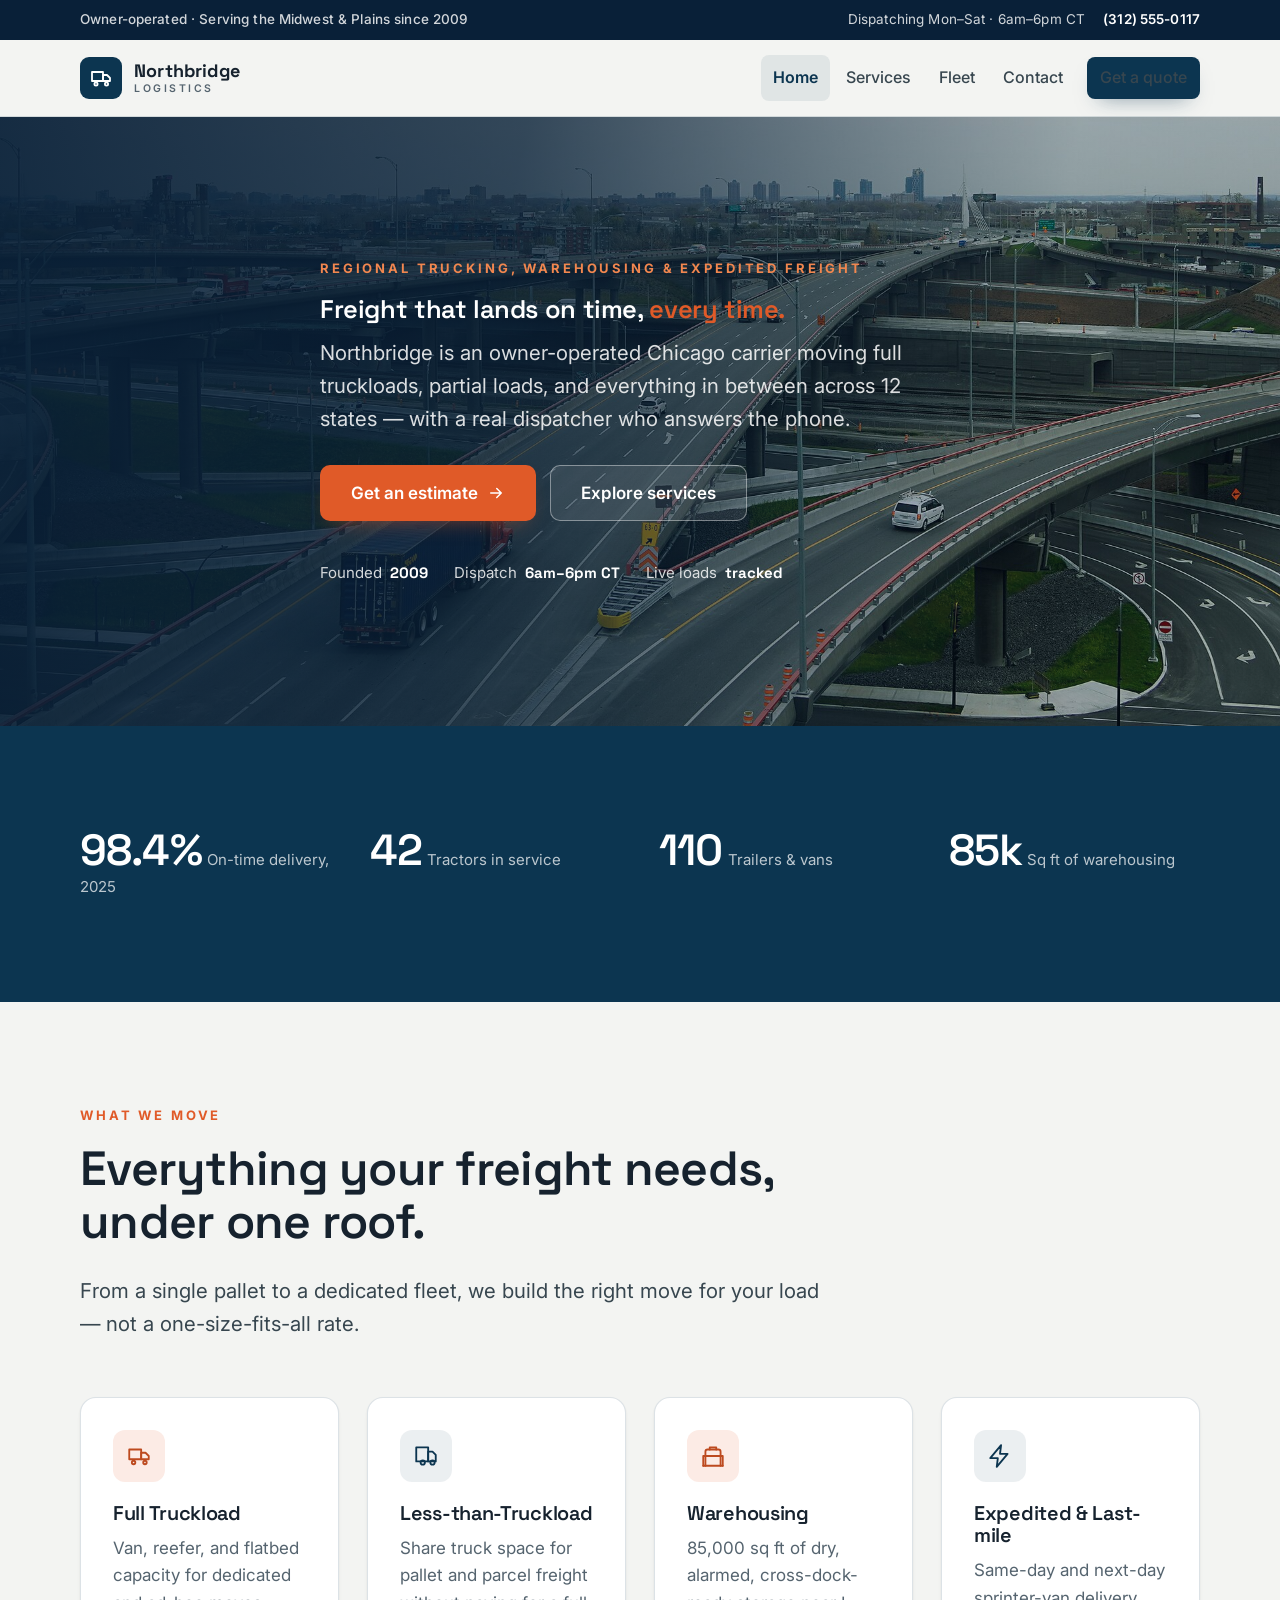
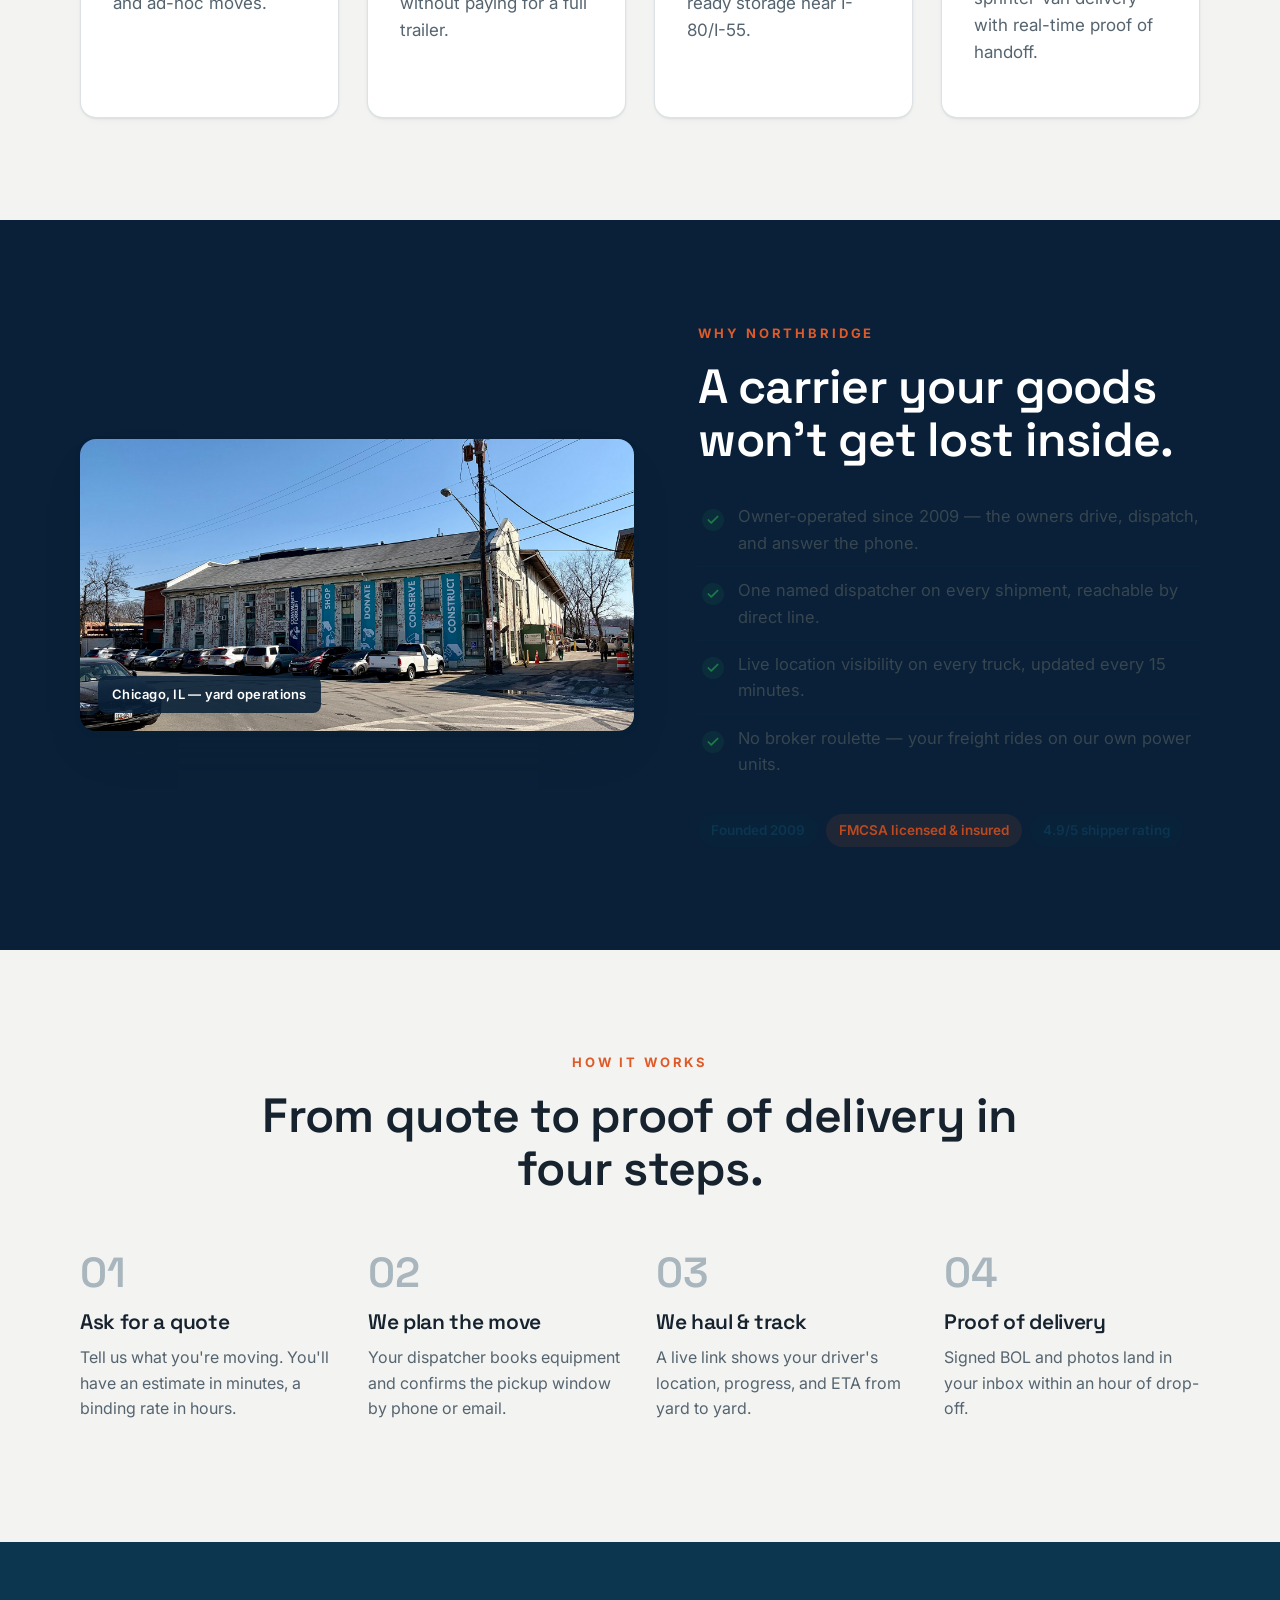
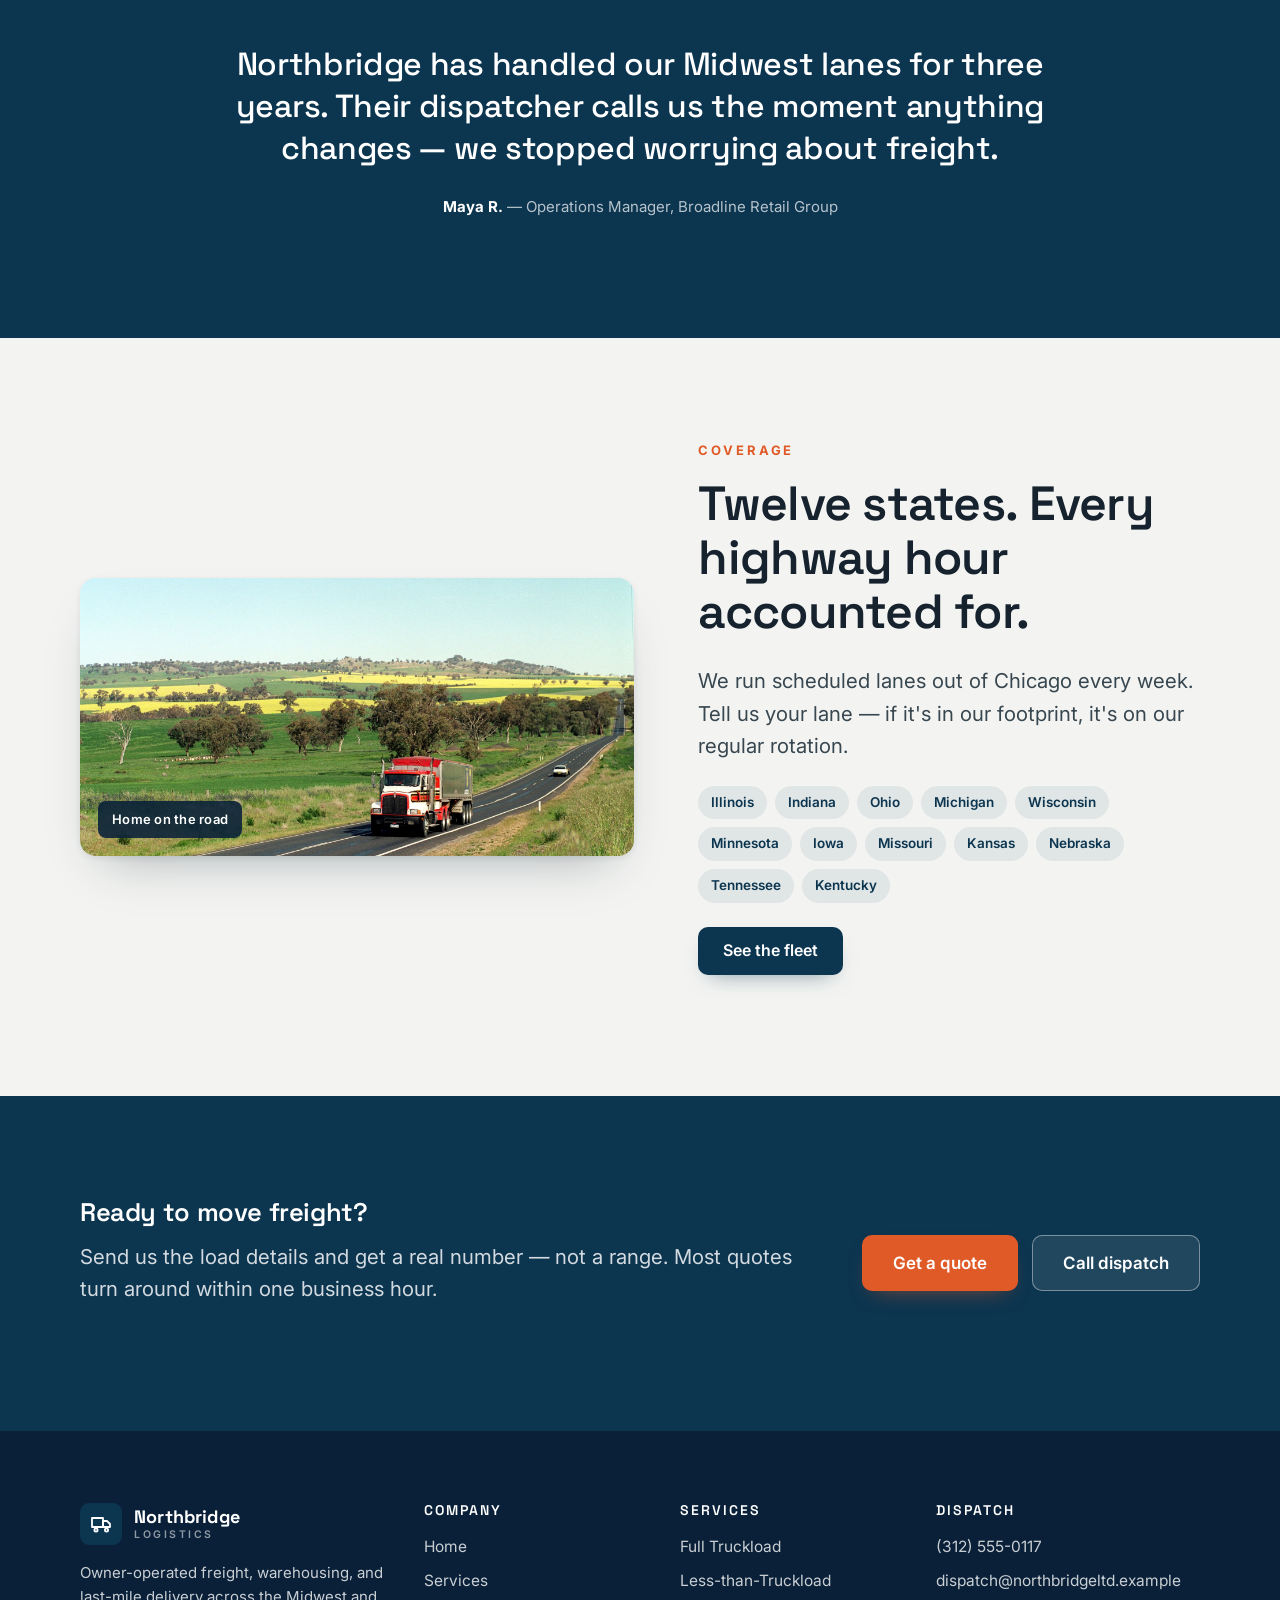
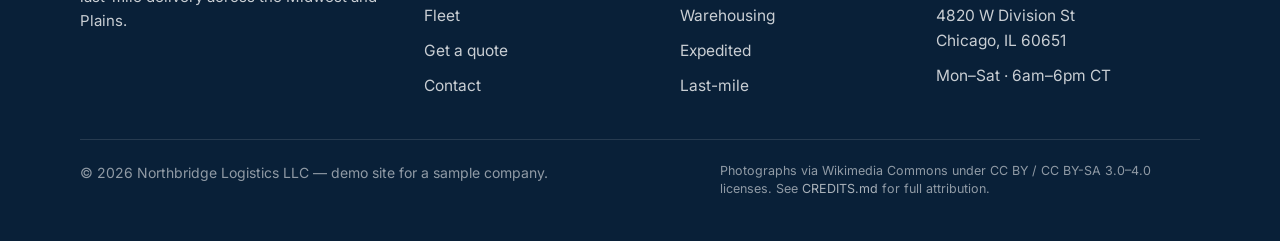
<file: index.html>
<!DOCTYPE html>
<html lang="en">
<head>
  <meta charset="UTF-8">
  <meta name="viewport" content="width=device-width, initial-scale=1">
  <title>Northbridge Logistics — Regional Trucking, Warehousing &amp; Expedited Freight</title>
  <meta name="description" content="Northbridge Logistics is an owner-operated carrier headquartered in Chicago. Full truckload, LTL, warehousing, last-mile and expedited freight across 12 states.">
  <link rel="preconnect" href="https://fonts.googleapis.com">
  <link rel="preconnect" href="https://fonts.gstatic.com" crossorigin>
  <link href="https://fonts.googleapis.com/css2?family=Inter:wght@400;500;600;700&family=Space+Grotesk:wght@500;600;700&display=swap" rel="stylesheet">
  <link rel="stylesheet" href="assets/styles.css">
</head>
<body>
  <a class="skip-link" href="#main">Skip to content</a>

  <div class="topbar">
    <div class="container">
      <p class="topbar-note">Owner-operated · Serving the Midwest &amp; Plains since 2009</p>
      <div class="topbar-right">
        <span class="topbar-region">Dispatching Mon–Sat · 6am–6pm CT</span>
        <a class="tel" href="tel:+13125550117">(312) 555-0117</a>
      </div>
    </div>
  </div>

  <header class="site-header">
    <div class="container navbar">
      <a class="brand" href="index.html" aria-label="Northbridge Logistics — home">
        <span class="brand-mark" aria-hidden="true">
          <svg width="24" height="24" viewBox="0 0 24 24" fill="none" stroke="currentColor" stroke-width="1.8" stroke-linecap="round" stroke-linejoin="round">
            <path d="M3 6h11v9H3z"/><path d="M14 9h4l3 3v3h-7z"/><circle cx="7" cy="18" r="1.6"/><circle cx="17.5" cy="18" r="1.6"/>
          </svg>
        </span>
        <span class="brand-name">Northbridge<span class="brand-sub">Logistics</span></span>
      </a>
      <nav id="nav-links" class="nav-links" aria-label="Primary">
        <a href="index.html" aria-current="page">Home</a>
        <a href="services.html">Services</a>
        <a href="fleet.html">Fleet</a>
        <a href="contact.html">Contact</a>
        <a class="btn btn-primary btn-sm nav-cta" href="quote.html">Get a quote</a>
      </nav>
      <button id="nav-toggle" class="nav-toggle" type="button" aria-expanded="false" aria-controls="nav-links" aria-label="Toggle menu">
        <svg width="22" height="22" viewBox="0 0 24 24" fill="none" stroke="currentColor" stroke-width="2" stroke-linecap="round" aria-hidden="true">
          <path d="M4 6h16M4 12h16M4 18h16"/>
        </svg>
      </button>
    </div>
  </header>

  <main id="main">
    <!-- HERO -->
    <section class="hero">
      <div class="hero-media" aria-hidden="true">
        <img src="assets/images/hero.jpg" alt="" width="1600" height="1067" fetchpriority="high">
      </div>
      <div class="container hero-inner">
        <p class="eyebrow">Regional trucking, warehousing &amp; expedited freight</p>
        <h1>Freight that lands on time, <span style="color:var(--accent)">every time.</span></h1>
        <p class="lead">Northbridge is an owner-operated Chicago carrier moving full truckloads, partial loads, and everything in between across 12 states — with a real dispatcher who answers the phone.</p>
        <div class="hero-actions">
          <a class="btn btn-accent btn-lg" href="quote.html">
            Get an estimate
            <svg width="18" height="18" viewBox="0 0 24 24" fill="none" stroke="currentColor" stroke-width="2" stroke-linecap="round" stroke-linejoin="round" aria-hidden="true"><path d="M5 12h14M13 6l6 6-6 6"/></svg>
          </a>
          <a class="btn btn-light-ghost btn-lg" href="services.html">Explore services</a>
        </div>
        <div class="hero-trust">
          <span>Founded <strong>2009</strong></span>
          <span>Dispatch <strong>6am–6pm CT</strong></span>
          <span>Live loads <strong>tracked</strong></span>
        </div>
      </div>
    </section>

    <!-- STATS -->
    <section class="band-navy" aria-label="Northbridge by the numbers">
      <div class="container">
        <div class="stats" data-reveal>
          <div class="stat">
            <span class="stat-num" data-count="98.4" data-decimals="1" data-suffix="%">98.4%</span>
            <span class="stat-label">On-time delivery, 2025</span>
          </div>
          <div class="stat">
            <span class="stat-num" data-count="42" data-suffix="">42</span>
            <span class="stat-label">Tractors in service</span>
          </div>
          <div class="stat">
            <span class="stat-num" data-count="110" data-suffix="">110</span>
            <span class="stat-label">Trailers &amp; vans</span>
          </div>
          <div class="stat">
            <span class="stat-num" data-count="85" data-suffix="k">85k</span>
            <span class="stat-label">Sq ft of warehousing</span>
          </div>
        </div>
      </div>
    </section>

    <!-- SERVICES OVERVIEW -->
    <section id="services">
      <div class="container">
        <div class="section-head" data-reveal>
          <p class="eyebrow">What we move</p>
          <h2 class="display-2">Everything your freight needs, under one roof.</h2>
          <p class="lead">From a single pallet to a dedicated fleet, we build the right move for your load — not a one-size-fits-all rate.</p>
        </div>
        <div class="grid grid-4">
          <a class="card card-link" href="services.html#ftl" data-reveal>
            <span class="card-icon accent" aria-hidden="true">
              <svg width="26" height="26" viewBox="0 0 24 24" fill="none" stroke="currentColor" stroke-width="1.7" stroke-linecap="round" stroke-linejoin="round"><path d="M3 6h11v9H3z"/><path d="M14 9h4l3 3v3h-7z"/><circle cx="7" cy="18" r="1.6"/><circle cx="17.5" cy="18" r="1.6"/></svg>
            </span>
            <h3>Full Truckload</h3>
            <p class="muted">Van, reefer, and flatbed capacity for dedicated and ad-hoc moves.</p>
          </a>
          <a class="card card-link" href="services.html#ltl" data-reveal style="--reveal-delay:80ms">
            <span class="card-icon" aria-hidden="true">
              <svg width="26" height="26" viewBox="0 0 24 24" fill="none" stroke="currentColor" stroke-width="1.7" stroke-linecap="round" stroke-linejoin="round"><path d="M3 4h11v13H3z"/><path d="M14 8h4l3 3v6h-7z"/><path d="M9 20a2 2 0 1 0 0-4 2 2 0 0 0 0 4zM18 20a2 2 0 1 0 0-4 2 2 0 0 0 0 4z"/></svg>
            </span>
            <h3>Less-than-Truckload</h3>
            <p class="muted">Share truck space for pallet and parcel freight without paying for a full trailer.</p>
          </a>
          <a class="card card-link" href="services.html#warehousing" data-reveal style="--reveal-delay:160ms">
            <span class="card-icon accent" aria-hidden="true">
              <svg width="26" height="26" viewBox="0 0 24 24" fill="none" stroke="currentColor" stroke-width="1.7" stroke-linecap="round" stroke-linejoin="round"><path d="M3 21h18"/><path d="M5 21V8a2 2 0 0 1 2-2h10a2 2 0 0 1 2 2v13"/><path d="M3 21v-9h18v9"/><path d="M9 6V4h6v2"/></svg>
            </span>
            <h3>Warehousing</h3>
            <p class="muted">85,000 sq ft of dry, alarmed, cross-dock-ready storage near I-80/I-55.</p>
          </a>
          <a class="card card-link" href="services.html#expedited" data-reveal style="--reveal-delay:240ms">
            <span class="card-icon" aria-hidden="true">
              <svg width="26" height="26" viewBox="0 0 24 24" fill="none" stroke="currentColor" stroke-width="1.7" stroke-linecap="round" stroke-linejoin="round"><path d="M13 2 3 14h7l-1 8 10-12h-7l1-8z"/></svg>
            </span>
            <h3>Expedited &amp; Last-mile</h3>
            <p class="muted">Same-day and next-day sprinter-van delivery with real-time proof of handoff.</p>
          </a>
        </div>
      </div>
    </section>

    <!-- WHY -->
    <section class="band-dark">
      <div class="container">
        <div class="split" data-reveal>
          <div class="split-media">
            <img src="assets/images/forklift.jpg" alt="Forklift operator loading pallets inside the Northbridge warehouse in Chicago" width="1600" height="841" loading="lazy">
            <span class="tag">Chicago, IL — yard operations</span>
          </div>
          <div>
            <p class="eyebrow">Why Northbridge</p>
            <h2 class="display-2">A carrier your goods won't get lost inside.</h2>
            <ul class="checklist">
              <li>Owner-operated since 2009 — the owners drive, dispatch, and answer the phone.</li>
              <li>One named dispatcher on every shipment, reachable by direct line.</li>
              <li>Live location visibility on every truck, updated every 15 minutes.</li>
              <li>No broker roulette — your freight rides on our own power units.</li>
            </ul>
            <div class="chip-row">
              <span class="chip">Founded 2009</span>
              <span class="chip accent">FMCSA licensed &amp; insured</span>
              <span class="chip">4.9/5 shipper rating</span>
            </div>
          </div>
        </div>
      </div>
    </section>

    <!-- HOW IT WORKS -->
    <section id="process">
      <div class="container">
        <div class="section-head center" data-reveal>
          <p class="eyebrow">How it works</p>
          <h2 class="display-2">From quote to proof of delivery in four steps.</h2>
        </div>
        <div class="steps">
          <div class="step" data-reveal>
            <h3>Ask for a quote</h3>
            <p>Tell us what you're moving. You'll have an estimate in minutes, a binding rate in hours.</p>
          </div>
          <div class="step" data-reveal style="--reveal-delay:80ms">
            <h3>We plan the move</h3>
            <p>Your dispatcher books equipment and confirms the pickup window by phone or email.</p>
          </div>
          <div class="step" data-reveal style="--reveal-delay:160ms">
            <h3>We haul &amp; track</h3>
            <p>A live link shows your driver's location, progress, and ETA from yard to yard.</p>
          </div>
          <div class="step" data-reveal style="--reveal-delay:240ms">
            <h3>Proof of delivery</h3>
            <p>Signed BOL and photos land in your inbox within an hour of drop-off.</p>
          </div>
        </div>
      </div>
    </section>

    <!-- TESTIMONIAL -->
    <section class="band-navy" aria-label="Customer testimonial">
      <div class="container">
        <div class="testimonial" data-reveal>
          <blockquote>
            Northbridge has handled our Midwest lanes for three years. Their dispatcher calls us the moment anything changes — we stopped worrying about freight.</blockquote>
            <p class="who"><strong>Maya R.</strong> — Operations Manager, Broadline Retail Group</p>
        </div>
      </div>
    </section>

    <!-- COVERAGE -->
    <section>
      <div class="container">
        <div class="split reverse" data-reveal>
          <div class="split-media">
            <img src="assets/images/route.jpg" alt="Northbridge truck on a rural interstate highway at sunset" width="1600" height="803" loading="lazy">
            <span class="tag">Home on the road</span>
          </div>
          <div>
            <p class="eyebrow">Coverage</p>
            <h2 class="display-2">Twelve states. Every highway hour accounted for.</h2>
            <p class="lead">We run scheduled lanes out of Chicago every week. Tell us your lane — if it's in our footprint, it's on our regular rotation.</p>
            <div class="chip-row" data-reveal>
              <span class="chip">Illinois</span><span class="chip">Indiana</span><span class="chip">Ohio</span><span class="chip">Michigan</span><span class="chip">Wisconsin</span><span class="chip">Minnesota</span><span class="chip">Iowa</span><span class="chip">Missouri</span><span class="chip">Kansas</span><span class="chip">Nebraska</span><span class="chip">Tennessee</span><span class="chip">Kentucky</span>
            </div>
            <p style="margin-top:24px"><a class="btn btn-primary" href="fleet.html">See the fleet</a></p>
          </div>
        </div>
      </div>
    </section>

    <!-- CTA -->
    <section class="cta-band">
      <div class="container">
        <div class="cta-inner" data-reveal>
          <div>
            <h2>Ready to move freight?</h2>
            <p class="lead">Send us the load details and get a real number — not a range. Most quotes turn around within one business hour.</p>
          </div>
          <div class="cta-actions">
            <a class="btn btn-accent btn-lg" href="quote.html">Get a quote</a>
            <a class="btn btn-light-ghost btn-lg" href="contact.html">Call dispatch</a>
          </div>
        </div>
      </div>
    </section>
  </main>

  <footer class="site-footer">
    <div class="container">
      <div class="footer-grid">
        <div class="footer-col footer-brand">
          <a class="brand" href="index.html" aria-label="Northbridge Logistics — home">
            <span class="brand-mark" aria-hidden="true">
              <svg width="24" height="24" viewBox="0 0 24 24" fill="none" stroke="currentColor" stroke-width="1.8" stroke-linecap="round" stroke-linejoin="round"><path d="M3 6h11v9H3z"/><path d="M14 9h4l3 3v3h-7z"/><circle cx="7" cy="18" r="1.6"/><circle cx="17.5" cy="18" r="1.6"/></svg>
            </span>
            <span class="brand-name">Northbridge<span class="brand-sub">Logistics</span></span>
          </a>
          <p>Owner-operated freight, warehousing, and last-mile delivery across the Midwest and Plains.</p>
        </div>
        <div class="footer-col">
          <h4>Company</h4>
          <ul>
            <li><a href="index.html">Home</a></li>
            <li><a href="services.html">Services</a></li>
            <li><a href="fleet.html">Fleet</a></li>
            <li><a href="quote.html">Get a quote</a></li>
            <li><a href="contact.html">Contact</a></li>
          </ul>
        </div>
        <div class="footer-col">
          <h4>Services</h4>
          <ul>
            <li><a href="services.html#ftl">Full Truckload</a></li>
            <li><a href="services.html#ltl">Less-than-Truckload</a></li>
            <li><a href="services.html#warehousing">Warehousing</a></li>
            <li><a href="services.html#expedited">Expedited</a></li>
            <li><a href="services.html#lastmile">Last-mile</a></li>
          </ul>
        </div>
        <div class="footer-col">
          <h4>Dispatch</h4>
          <ul>
            <li><a href="tel:+13125550117">(312) 555-0117</a></li>
            <li><a href="mailto:dispatch@northbridgeltd.example">dispatch@northbridgeltd.example</a></li>
            <li>4820 W Division St<br>Chicago, IL 60651</li>
            <li>Mon–Sat · 6am–6pm CT</li>
          </ul>
        </div>
      </div>
      <div class="footer-bottom">
        <p>© <span data-year>2026</span> Northbridge Logistics LLC — demo site for a sample company.</p>
        <p class="credit-note">Photographs via Wikimedia Commons under CC BY / CC BY-SA 3.0–4.0 licenses. See <a href="CREDITS.md">CREDITS.md</a> for full attribution.</p>
      </div>
    </div>
  </footer>

  <script src="assets/main.js"></script>
</body>
</html>
</file>
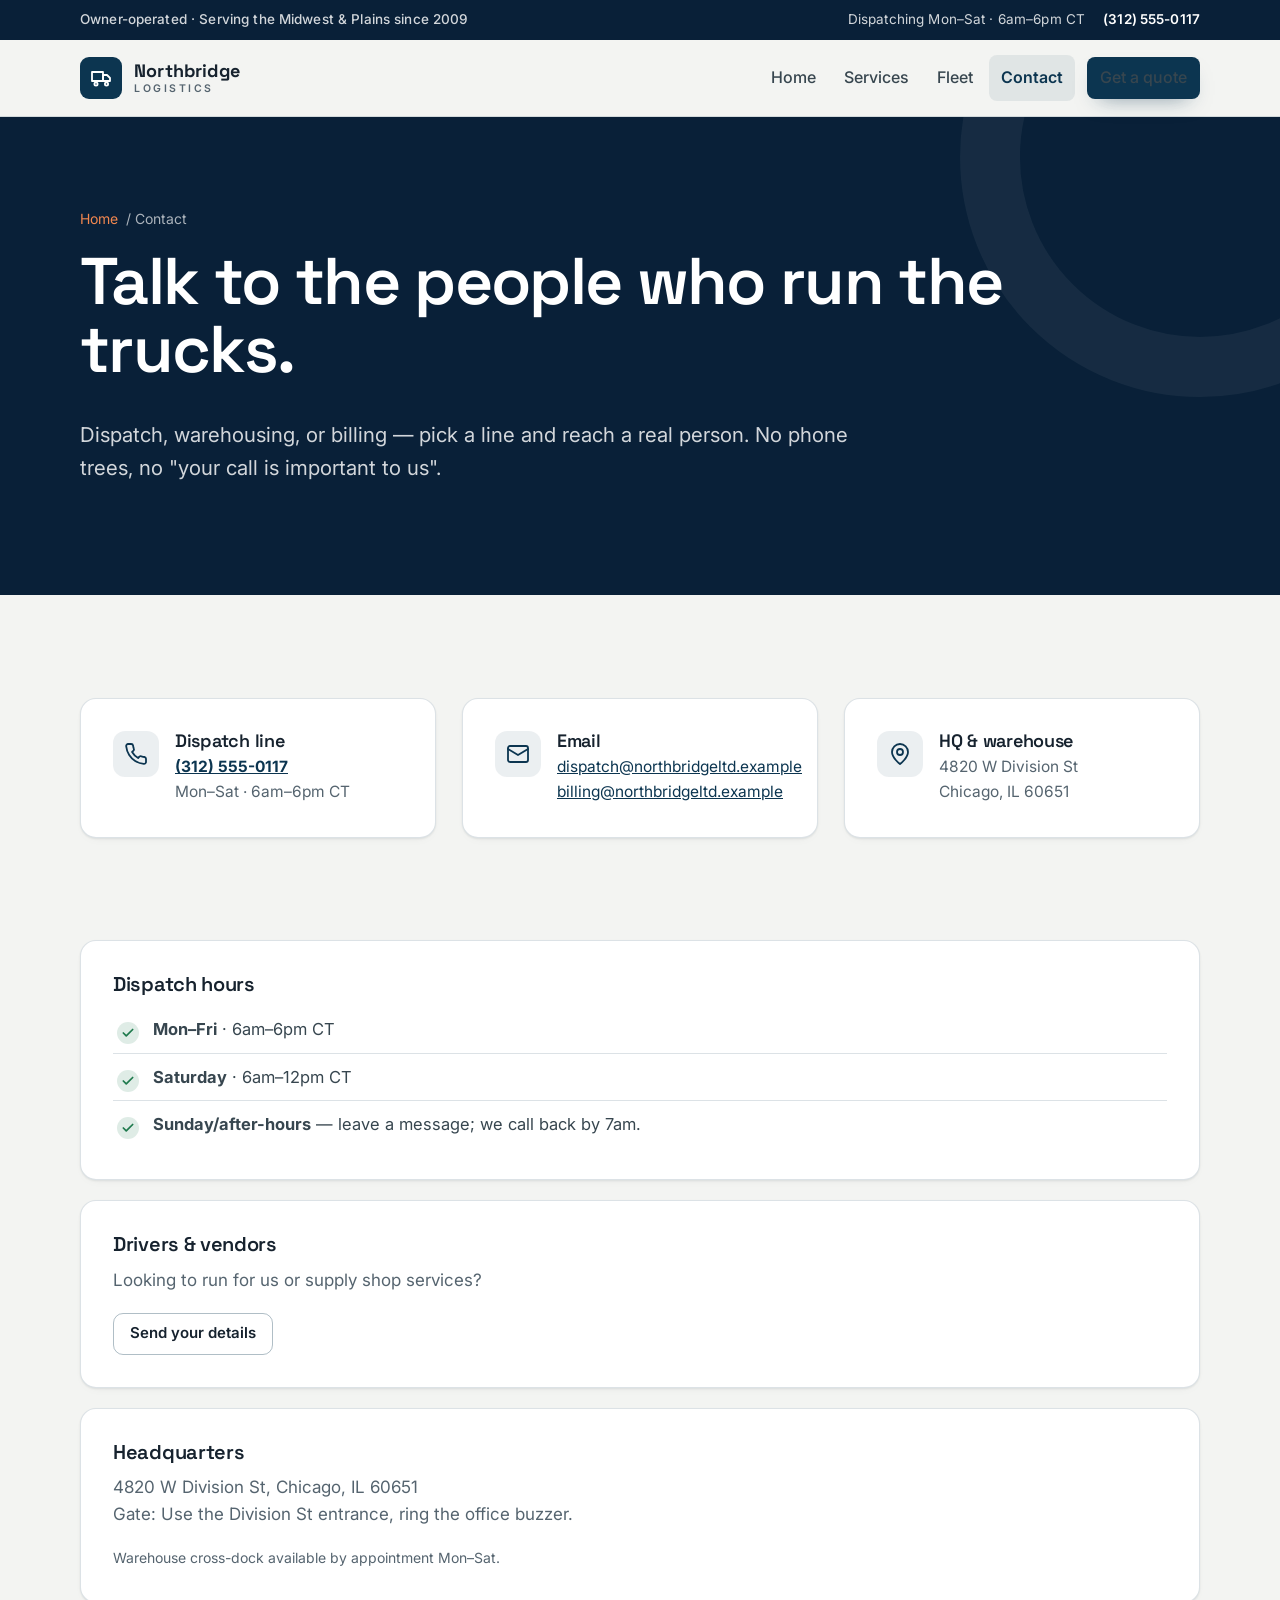
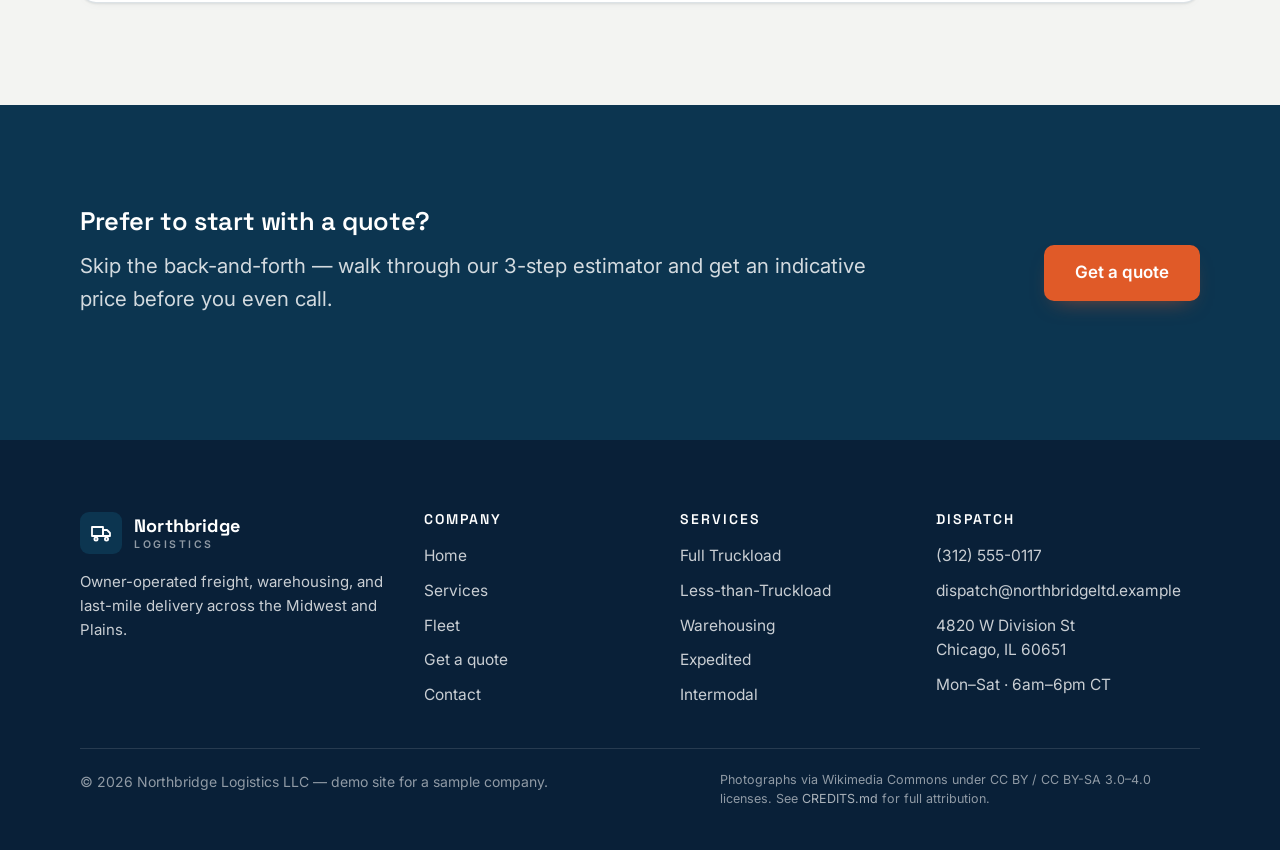
<file: contact.html>
<!DOCTYPE html>
<html lang="en">
<head>
  <meta charset="UTF-8">
  <meta name="viewport" content="width=device-width, initial-scale=1">
  <title>Contact — Northbridge Logistics</title>
  <meta name="description" content="Contact Northbridge Logistics dispatch, the Chicago warehouse, or the office. Real answers during dispatch hours, Mon–Sat 6am–6pm CT.">
  <link rel="preconnect" href="https://fonts.googleapis.com">
  <link rel="preconnect" href="https://fonts.gstatic.com" crossorigin>
  <link href="https://fonts.googleapis.com/css2?family=Inter:wght@400;500;600;700&family=Space+Grotesk:wght@500;600;700&display=swap" rel="stylesheet">
  <link rel="stylesheet" href="assets/styles.css">
</head>
<body>
  <a class="skip-link" href="#main">Skip to content</a>

  <div class="topbar">
    <div class="container">
      <p class="topbar-note">Owner-operated · Serving the Midwest &amp; Plains since 2009</p>
      <div class="topbar-right">
        <span class="topbar-region">Dispatching Mon–Sat · 6am–6pm CT</span>
        <a class="tel" href="tel:+13125550117">(312) 555-0117</a>
      </div>
    </div>
  </div>

  <header class="site-header">
    <div class="container navbar">
      <a class="brand" href="index.html" aria-label="Northbridge Logistics — home">
        <span class="brand-mark" aria-hidden="true">
          <svg width="24" height="24" viewBox="0 0 24 24" fill="none" stroke="currentColor" stroke-width="1.8" stroke-linecap="round" stroke-linejoin="round"><path d="M3 6h11v9H3z"/><path d="M14 9h4l3 3v3h-7z"/><circle cx="7" cy="18" r="1.6"/><circle cx="17.5" cy="18" r="1.6"/></svg>
        </span>
        <span class="brand-name">Northbridge<span class="brand-sub">Logistics</span></span>
      </a>
      <nav id="nav-links" class="nav-links" aria-label="Primary">
        <a href="index.html">Home</a>
        <a href="services.html">Services</a>
        <a href="fleet.html">Fleet</a>
        <a href="contact.html" aria-current="page">Contact</a>
        <a class="btn btn-primary btn-sm nav-cta" href="quote.html">Get a quote</a>
      </nav>
      <button id="nav-toggle" class="nav-toggle" type="button" aria-expanded="false" aria-controls="nav-links" aria-label="Toggle menu">
        <svg width="22" height="22" viewBox="0 0 24 24" fill="none" stroke="currentColor" stroke-width="2" stroke-linecap="round" aria-hidden="true"><path d="M4 6h16M4 12h16M4 18h16"/></svg>
      </button>
    </div>
  </header>

  <main id="main">
    <section class="page-hero">
      <div class="container">
        <p class="crumb"><a href="index.html">Home</a> / Contact</p>
        <h1 class="display">Talk to the people who run the trucks.</h1>
        <p class="lead">Dispatch, warehousing, or billing — pick a line and reach a real person. No phone trees, no "your call is important to us".</p>
      </div>
    </section>

    <section>
      <div class="container">
        <div class="info-cards" data-reveal>
          <div class="card info-card">
            <span class="ic-icon" aria-hidden="true">
              <svg width="24" height="24" viewBox="0 0 24 24" fill="none" stroke="currentColor" stroke-width="1.8" stroke-linecap="round" stroke-linejoin="round"><path d="M22 16.9v3a2 2 0 0 1-2.2 2 19.8 19.8 0 0 1-8.6-3 19.5 19.5 0 0 1-6-6 19.8 19.8 0 0 1-3-8.6A2 2 0 0 1 4.1 2h3a2 2 0 0 1 2 1.7c.1 1 .4 2 .7 2.9a2 2 0 0 1-.4 2.1L8.1 10a16 16 0 0 0 6 6l1.3-1.3a2 2 0 0 1 2.1-.4c.9.3 1.9.6 2.9.7a2 2 0 0 1 1.6 1.9z"/></svg>
            </span>
            <div>
              <h3>Dispatch line</h3>
              <p><a href="tel:+13125550117" style="font-weight:700">(312) 555-0117</a><br>Mon–Sat · 6am–6pm CT</p>
            </div>
          </div>
          <div class="card info-card">
            <span class="ic-icon" aria-hidden="true">
              <svg width="24" height="24" viewBox="0 0 24 24" fill="none" stroke="currentColor" stroke-width="1.8" stroke-linecap="round" stroke-linejoin="round"><rect x="2" y="4" width="20" height="16" rx="2"/><path d="m22 7-10 6L2 7"/></svg>
            </span>
            <div>
              <h3>Email</h3>
              <p><a href="mailto:dispatch@northbridgeltd.example">dispatch@northbridgeltd.example</a><br><a href="mailto:billing@northbridgeltd.example">billing@northbridgeltd.example</a></p>
            </div>
          </div>
          <div class="card info-card">
            <span class="ic-icon" aria-hidden="true">
              <svg width="24" height="24" viewBox="0 0 24 24" fill="none" stroke="currentColor" stroke-width="1.8" stroke-linecap="round" stroke-linejoin="round"><path d="M20 10c0 6-8 12-8 12S4 16 4 10a8 8 0 0 1 16 0z"/><circle cx="12" cy="10" r="3"/></svg>
            </span>
            <div>
              <h3>HQ &amp; warehouse</h3>
              <p>4820 W Division St<br>Chicago, IL 60651</p>
            </div>
          </div>
        </div>
      </div>
    </section>

    <section style="padding-top:0">
      <div class="container">
        <aside>
          <div class="card" data-reveal>
              <h3 style="font-size:20px">Dispatch hours</h3>
              <ul class="checklist" style="margin-bottom:0">
                <li><strong>Mon–Fri</strong> · 6am–6pm CT</li>
                <li><strong>Saturday</strong> · 6am–12pm CT</li>
                <li><strong>Sunday/after-hours</strong> — leave a message; we call back by 7am.</li>
              </ul>
            </div>
            <div class="card" data-reveal style="--reveal-delay:90ms;margin-top:20px">
              <h3 style="font-size:20px">Drivers &amp; vendors</h3>
              <p class="muted">Looking to run for us or supply shop services?</p>
              <p style="margin-bottom:0"><a class="btn btn-ghost btn-sm" href="mailto:recruiting@northbridgeltd.example">Send your details</a></p>
            </div>
            <div class="card" data-reveal style="--reveal-delay:160ms;margin-top:20px">
              <h3 style="font-size:20px">Headquarters</h3>
              <p class="muted">4820 W Division St, Chicago, IL 60651<br>Gate: Use the Division St entrance, ring the office buzzer.</p>
              <p class="muted" style="margin-bottom:0;font-size:14px">Warehouse cross-dock available by appointment Mon–Sat.</p>
            </div>
          </aside>
      </div>
    </section>

    <section class="cta-band">
      <div class="container">
        <div class="cta-inner" data-reveal>
          <div>
            <h2>Prefer to start with a quote?</h2>
            <p class="lead">Skip the back-and-forth — walk through our 3-step estimator and get an indicative price before you even call.</p>
          </div>
          <div class="cta-actions">
            <a class="btn btn-accent btn-lg" href="quote.html">Get a quote</a>
          </div>
        </div>
      </div>
    </section>
  </main>

  <footer class="site-footer">
    <div class="container">
      <div class="footer-grid">
        <div class="footer-col footer-brand">
          <a class="brand" href="index.html" aria-label="Northbridge Logistics — home">
            <span class="brand-mark" aria-hidden="true">
              <svg width="24" height="24" viewBox="0 0 24 24" fill="none" stroke="currentColor" stroke-width="1.8" stroke-linecap="round" stroke-linejoin="round"><path d="M3 6h11v9H3z"/><path d="M14 9h4l3 3v3h-7z"/><circle cx="7" cy="18" r="1.6"/><circle cx="17.5" cy="18" r="1.6"/></svg>
            </span>
            <span class="brand-name">Northbridge<span class="brand-sub">Logistics</span></span>
          </a>
          <p>Owner-operated freight, warehousing, and last-mile delivery across the Midwest and Plains.</p>
        </div>
        <div class="footer-col">
          <h4>Company</h4>
          <ul>
            <li><a href="index.html">Home</a></li>
            <li><a href="services.html">Services</a></li>
            <li><a href="fleet.html">Fleet</a></li>
            <li><a href="quote.html">Get a quote</a></li>
            <li><a href="contact.html">Contact</a></li>
          </ul>
        </div>
        <div class="footer-col">
          <h4>Services</h4>
          <ul>
            <li><a href="services.html#ftl">Full Truckload</a></li>
            <li><a href="services.html#ltl">Less-than-Truckload</a></li>
            <li><a href="services.html#warehousing">Warehousing</a></li>
            <li><a href="services.html#expedited">Expedited</a></li>
            <li><a href="services.html#intermodal">Intermodal</a></li>
          </ul>
        </div>
        <div class="footer-col">
          <h4>Dispatch</h4>
          <ul>
            <li><a href="tel:+13125550117">(312) 555-0117</a></li>
            <li><a href="mailto:dispatch@northbridgeltd.example">dispatch@northbridgeltd.example</a></li>
            <li>4820 W Division St<br>Chicago, IL 60651</li>
            <li>Mon–Sat · 6am–6pm CT</li>
          </ul>
        </div>
      </div>
      <div class="footer-bottom">
        <p>© <span data-year>2026</span> Northbridge Logistics LLC — demo site for a sample company.</p>
        <p class="credit-note">Photographs via Wikimedia Commons under CC BY / CC BY-SA 3.0–4.0 licenses. See <a href="CREDITS.md">CREDITS.md</a> for full attribution.</p>
      </div>
    </div>
  </footer>

  <script src="assets/main.js"></script>
</body>
</html>
</file>
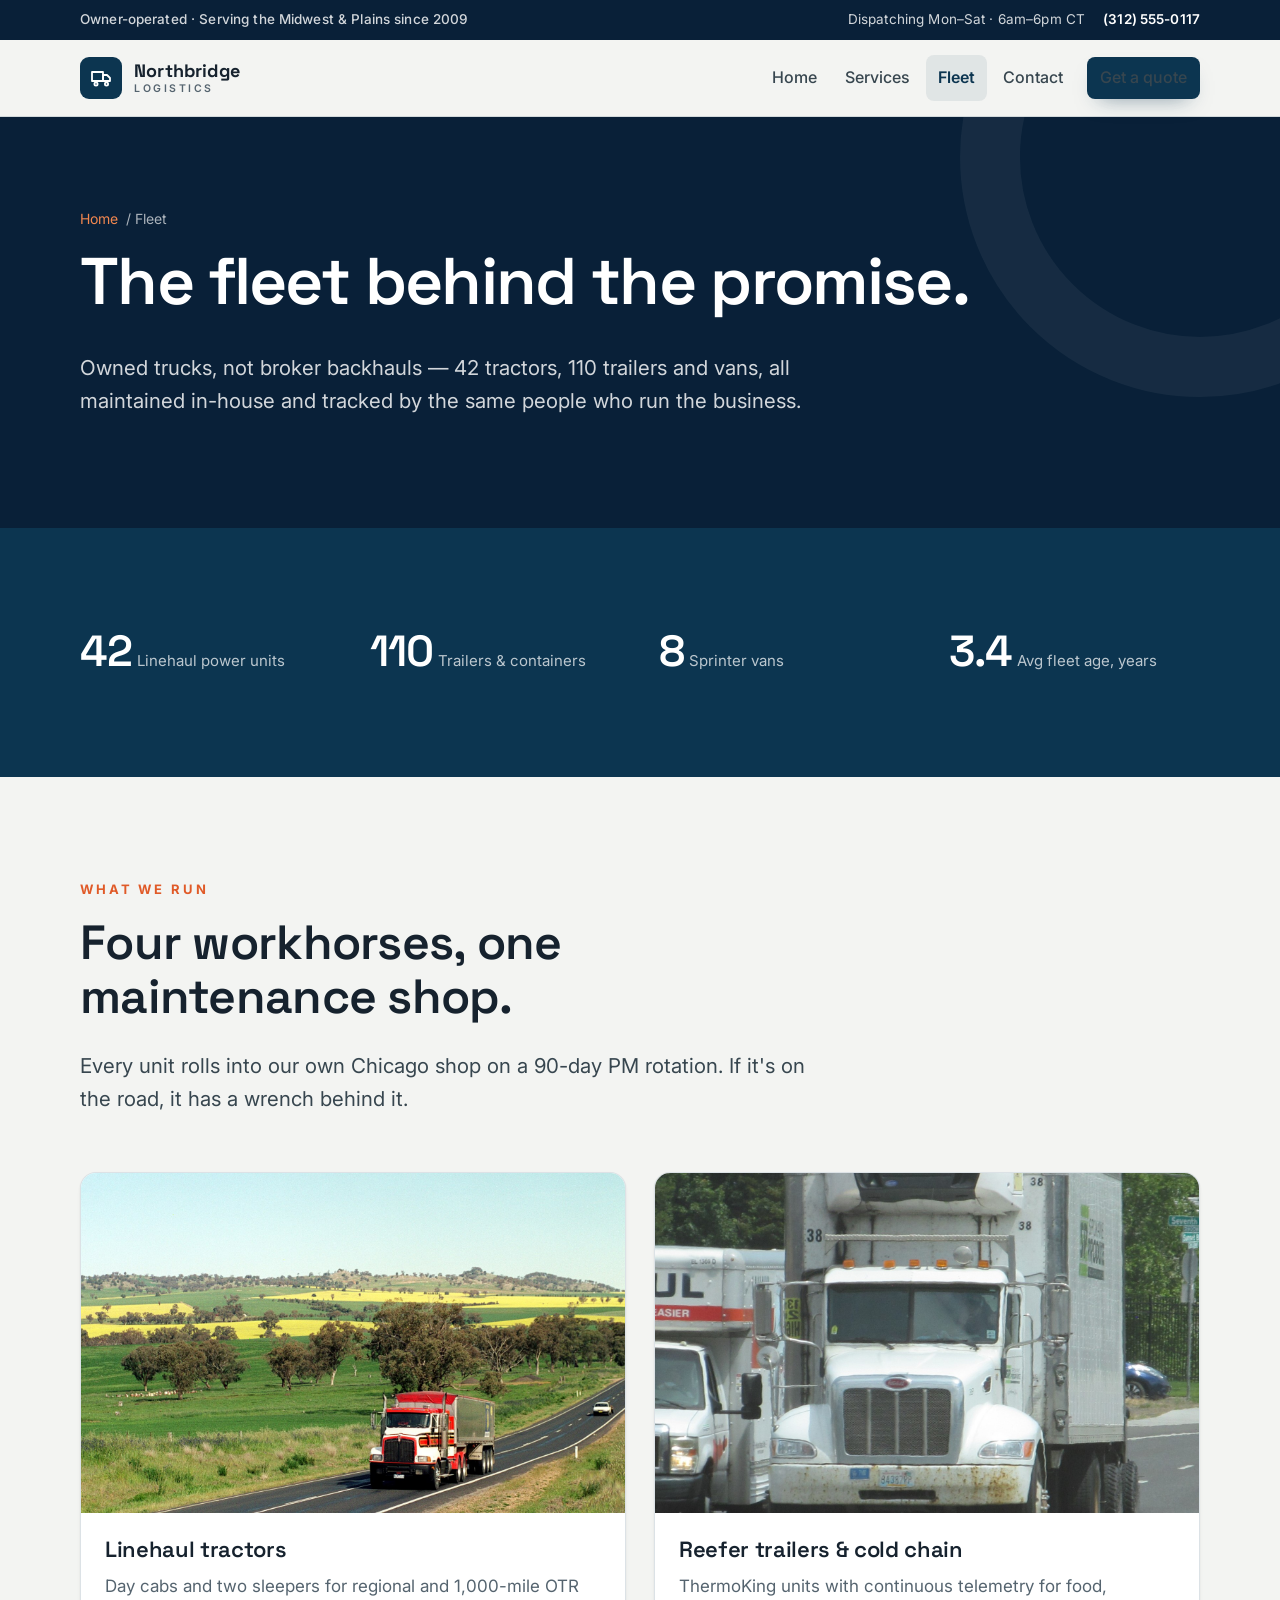
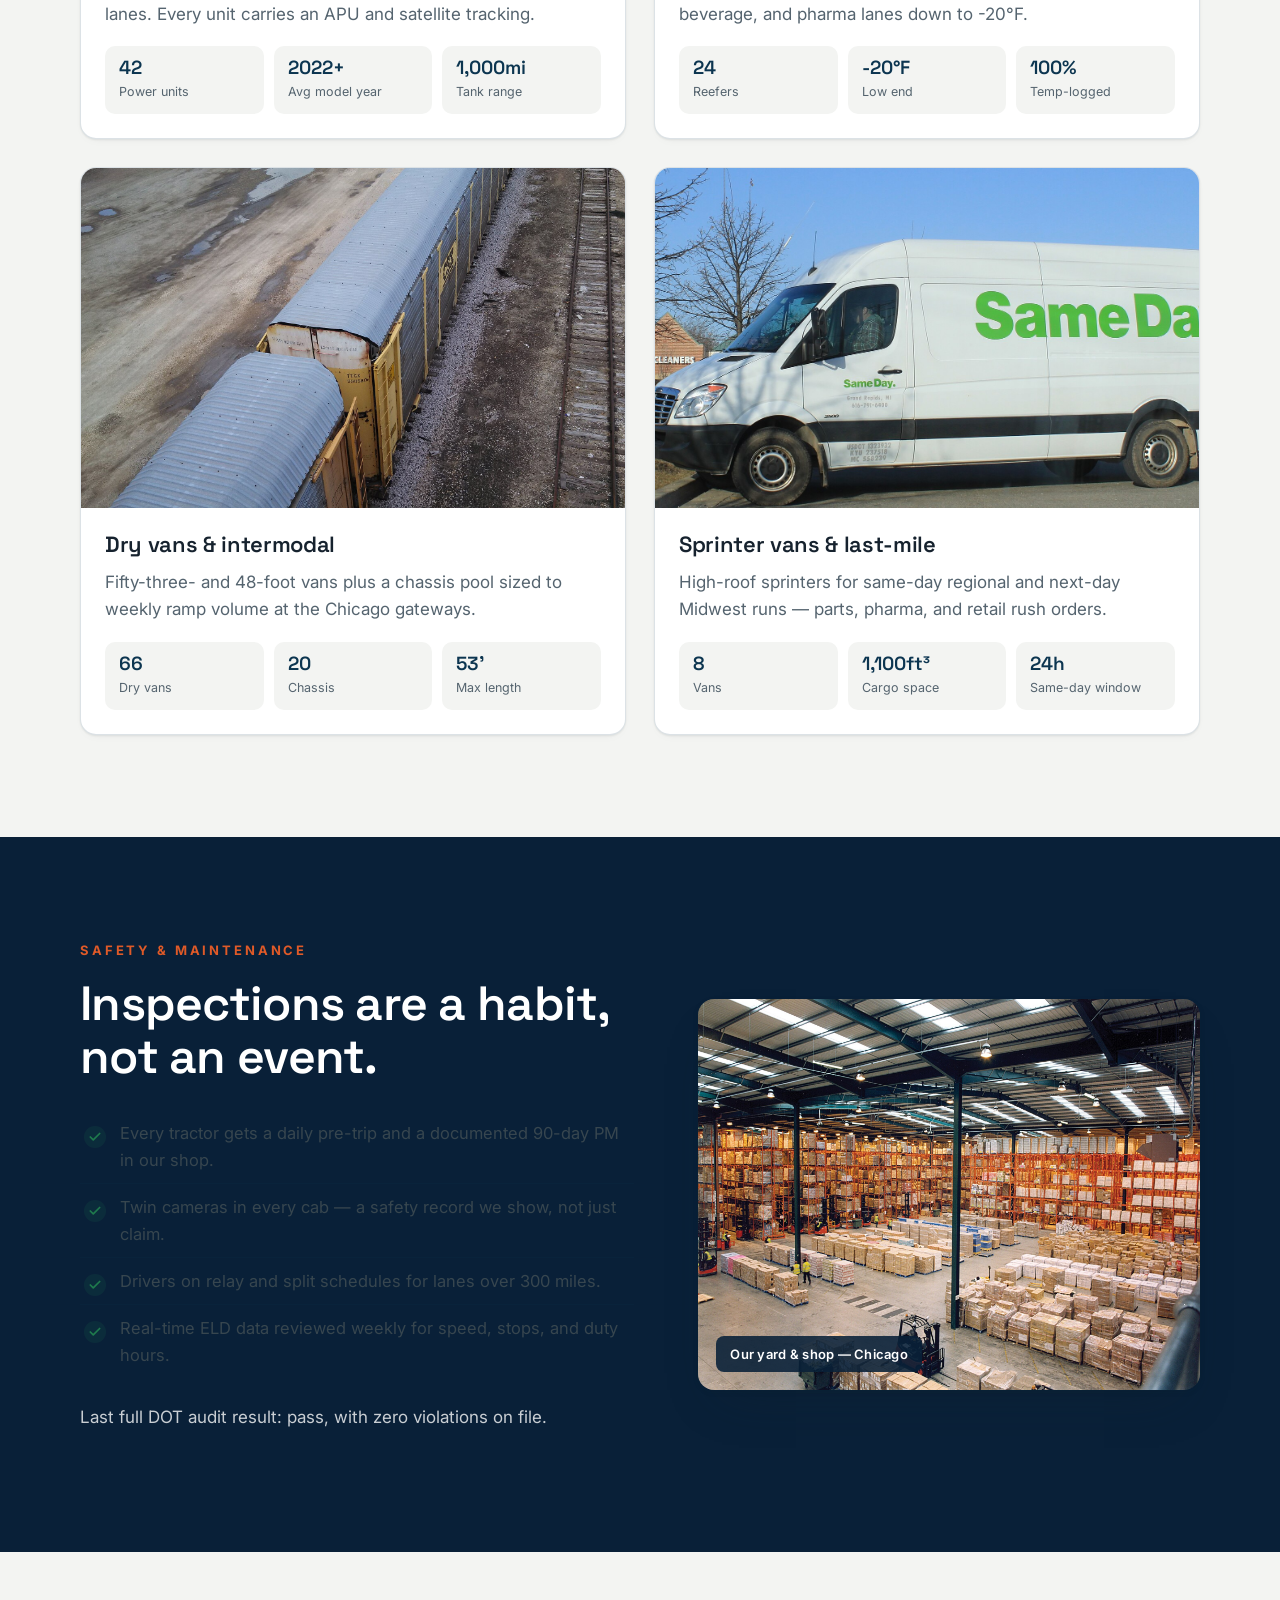
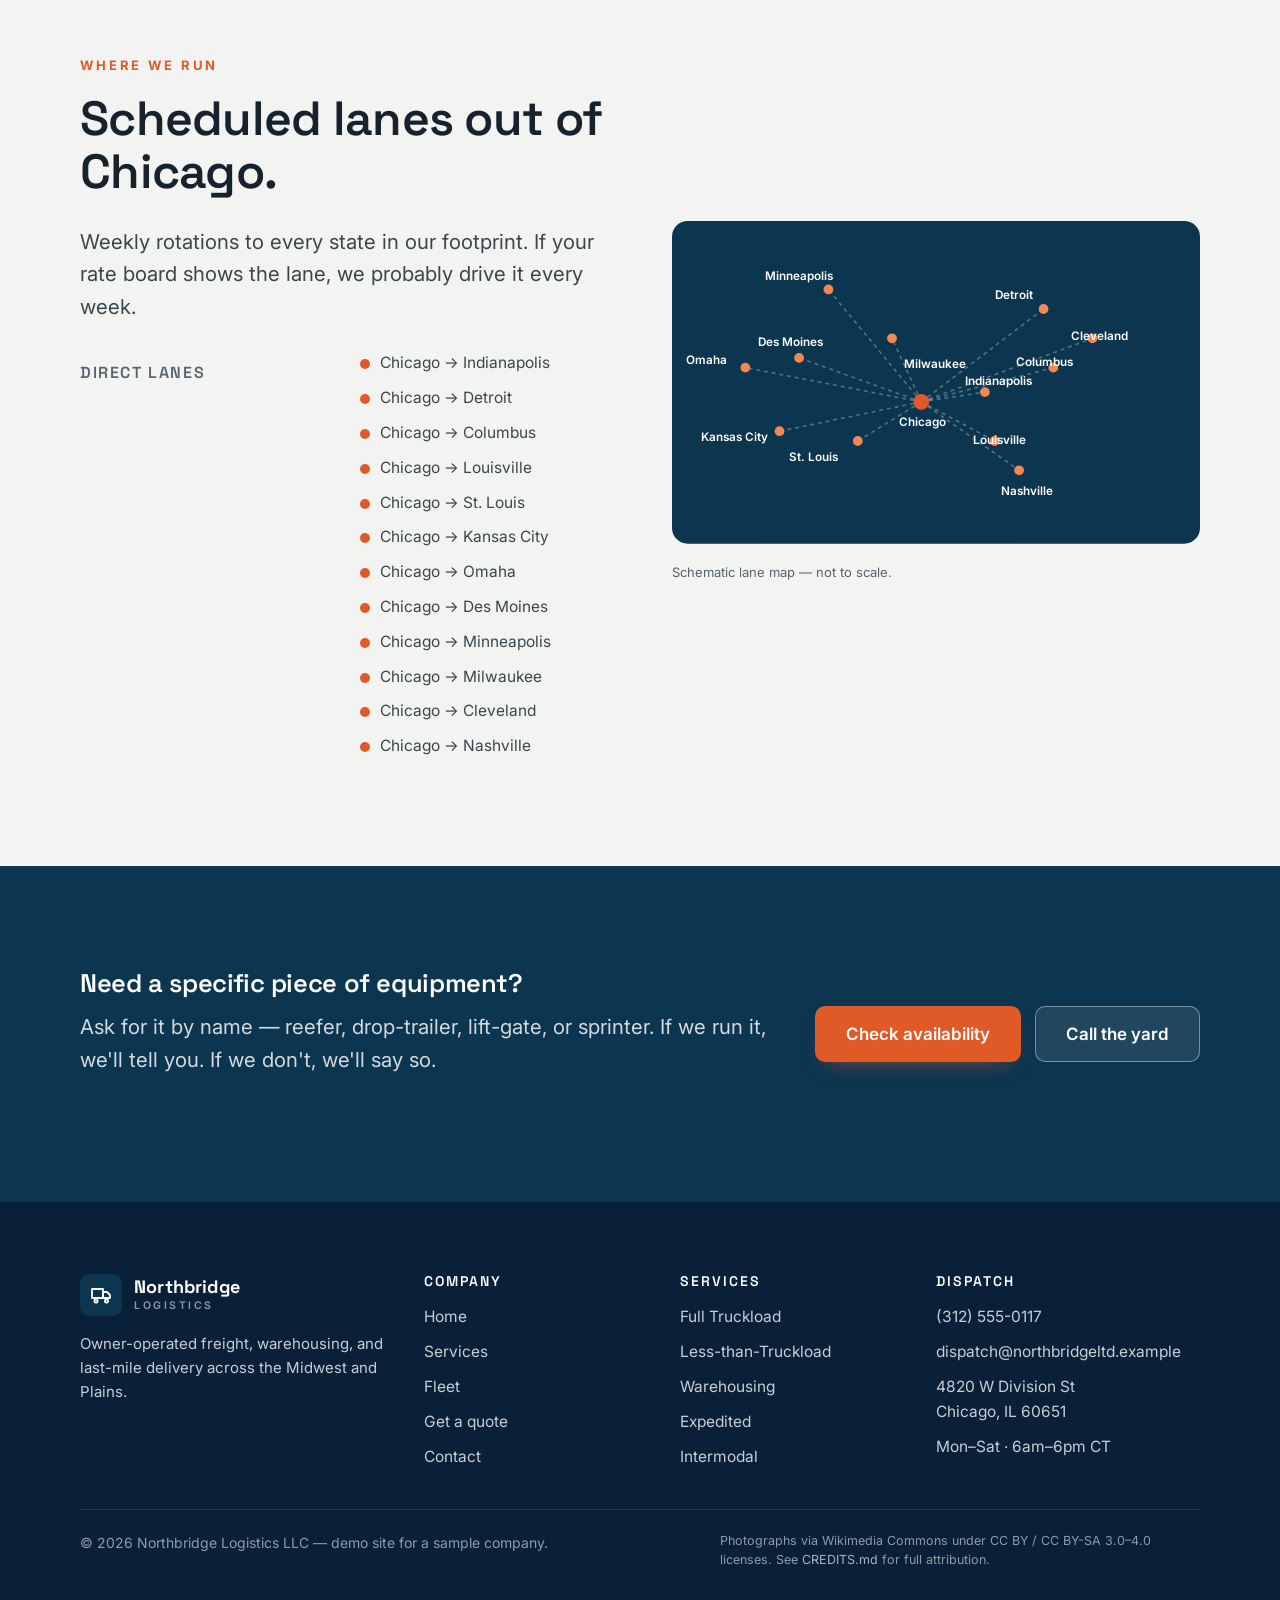
<file: fleet.html>
<!DOCTYPE html>
<html lang="en">
<head>
  <meta charset="UTF-8">
  <meta name="viewport" content="width=device-width, initial-scale=1">
  <title>Fleet — Northbridge Logistics</title>
  <meta name="description" content="Inside the Northbridge fleet: linehaul tractors, dry vans, refrigerated trailers, intermodal chassis, and sprinter vans for last-mile.">
  <link rel="preconnect" href="https://fonts.googleapis.com">
  <link rel="preconnect" href="https://fonts.gstatic.com" crossorigin>
  <link href="https://fonts.googleapis.com/css2?family=Inter:wght@400;500;600;700&family=Space+Grotesk:wght@500;600;700&display=swap" rel="stylesheet">
  <link rel="stylesheet" href="assets/styles.css">
</head>
<body>
  <a class="skip-link" href="#main">Skip to content</a>

  <div class="topbar">
    <div class="container">
      <p class="topbar-note">Owner-operated · Serving the Midwest &amp; Plains since 2009</p>
      <div class="topbar-right">
        <span class="topbar-region">Dispatching Mon–Sat · 6am–6pm CT</span>
        <a class="tel" href="tel:+13125550117">(312) 555-0117</a>
      </div>
    </div>
  </div>

  <header class="site-header">
    <div class="container navbar">
      <a class="brand" href="index.html" aria-label="Northbridge Logistics — home">
        <span class="brand-mark" aria-hidden="true">
          <svg width="24" height="24" viewBox="0 0 24 24" fill="none" stroke="currentColor" stroke-width="1.8" stroke-linecap="round" stroke-linejoin="round"><path d="M3 6h11v9H3z"/><path d="M14 9h4l3 3v3h-7z"/><circle cx="7" cy="18" r="1.6"/><circle cx="17.5" cy="18" r="1.6"/></svg>
        </span>
        <span class="brand-name">Northbridge<span class="brand-sub">Logistics</span></span>
      </a>
      <nav id="nav-links" class="nav-links" aria-label="Primary">
        <a href="index.html">Home</a>
        <a href="services.html">Services</a>
        <a href="fleet.html" aria-current="page">Fleet</a>
        <a href="contact.html">Contact</a>
        <a class="btn btn-primary btn-sm nav-cta" href="quote.html">Get a quote</a>
      </nav>
      <button id="nav-toggle" class="nav-toggle" type="button" aria-expanded="false" aria-controls="nav-links" aria-label="Toggle menu">
        <svg width="22" height="22" viewBox="0 0 24 24" fill="none" stroke="currentColor" stroke-width="2" stroke-linecap="round" aria-hidden="true"><path d="M4 6h16M4 12h16M4 18h16"/></svg>
      </button>
    </div>
  </header>

  <main id="main">
    <section class="page-hero">
      <div class="container">
        <p class="crumb"><a href="index.html">Home</a> / Fleet</p>
        <h1 class="display">The fleet behind the promise.</h1>
        <p class="lead">Owned trucks, not broker backhauls — 42 tractors, 110 trailers and vans, all maintained in-house and tracked by the same people who run the business.</p>
      </div>
    </section>

    <section class="band-navy" aria-label="Fleet totals">
      <div class="container">
        <div class="stats" data-reveal>
          <div class="stat">
            <span class="stat-num" data-count="42" data-suffix="">42</span>
            <span class="stat-label">Linehaul power units</span>
          </div>
          <div class="stat">
            <span class="stat-num" data-count="110" data-suffix="">110</span>
            <span class="stat-label">Trailers &amp; containers</span>
          </div>
          <div class="stat">
            <span class="stat-num" data-count="8" data-suffix="">8</span>
            <span class="stat-label">Sprinter vans</span>
          </div>
          <div class="stat">
            <span class="stat-num" data-count="3.4" data-decimals="1" data-suffix="">3.4</span>
            <span class="stat-label">Avg fleet age, years</span>
          </div>
        </div>
      </div>
    </section>

    <!-- FLEET CATEGORIES -->
    <section>
      <div class="container">
        <div class="section-head" data-reveal>
          <p class="eyebrow">What we run</p>
          <h2 class="display-2">Four workhorses, one maintenance shop.</h2>
          <p class="lead">Every unit rolls into our own Chicago shop on a 90-day PM rotation. If it's on the road, it has a wrench behind it.</p>
        </div>

        <div class="grid grid-2">
          <article class="fleet-card" data-reveal>
            <div class="fleet-media">
              <img src="assets/images/route.jpg" alt="Northbridge linehaul tractor on a rural highway" width="1600" height="803" loading="lazy">
            </div>
            <div class="fleet-body">
              <h3>Linehaul tractors</h3>
              <p class="muted">Day cabs and two sleepers for regional and 1,000-mile OTR lanes. Every unit carries an APU and satellite tracking.</p>
              <div class="fleet-specs">
                <div class="fleet-spec"><span class="num">42</span><span class="cap">Power units</span></div>
                <div class="fleet-spec"><span class="num">2022+</span><span class="cap">Avg model year</span></div>
                <div class="fleet-spec"><span class="num">1,000mi</span><span class="cap">Tank range</span></div>
              </div>
            </div>
          </article>

          <article class="fleet-card" data-reveal style="--reveal-delay:100ms">
            <div class="fleet-media">
              <img src="assets/images/reefer.jpg" alt="Refrigerated semi-trailer used for cold chain freight" width="1600" height="1280" loading="lazy">
            </div>
            <div class="fleet-body">
              <h3>Reefer trailers &amp; cold chain</h3>
              <p class="muted">ThermoKing units with continuous telemetry for food, beverage, and pharma lanes down to -20°F.</p>
              <div class="fleet-specs">
                <div class="fleet-spec"><span class="num">24</span><span class="cap">Reefers</span></div>
                <div class="fleet-spec"><span class="num">-20°F</span><span class="cap">Low end</span></div>
                <div class="fleet-spec"><span class="num">100%</span><span class="cap">Temp-logged</span></div>
              </div>
            </div>
          </article>

          <article class="fleet-card" data-reveal>
            <div class="fleet-media">
              <img src="assets/images/rail.jpg" alt="Freight train carrying new vehicles, reflecting Northbridge intermodal capacity" width="1600" height="900" loading="lazy">
            </div>
            <div class="fleet-body">
              <h3>Dry vans &amp; intermodal</h3>
              <p class="muted">Fifty-three- and 48-foot vans plus a chassis pool sized to weekly ramp volume at the Chicago gateways.</p>
              <div class="fleet-specs">
                <div class="fleet-spec"><span class="num">66</span><span class="cap">Dry vans</span></div>
                <div class="fleet-spec"><span class="num">20</span><span class="cap">Chassis</span></div>
                <div class="fleet-spec"><span class="num">53'</span><span class="cap">Max length</span></div>
              </div>
            </div>
          </article>

          <article class="fleet-card" data-reveal style="--reveal-delay:100ms">
            <div class="fleet-media">
              <img src="assets/images/van.jpg" alt="Northbridge courier van parked at the curb for a last-mile delivery" width="1600" height="699" loading="lazy">
            </div>
            <div class="fleet-body">
              <h3>Sprinter vans &amp; last-mile</h3>
              <p class="muted">High-roof sprinters for same-day regional and next-day Midwest runs — parts, pharma, and retail rush orders.</p>
              <div class="fleet-specs">
                <div class="fleet-spec"><span class="num">8</span><span class="cap">Vans</span></div>
                <div class="fleet-spec"><span class="num">1,100ft³</span><span class="cap">Cargo space</span></div>
                <div class="fleet-spec"><span class="num">24h</span><span class="cap">Same-day window</span></div>
              </div>
            </div>
          </article>
        </div>
      </div>
    </section>

    <!-- SAFETY -->
    <section class="band-dark">
      <div class="container">
        <div class="split" data-reveal>
          <div>
            <p class="eyebrow">Safety &amp; maintenance</p>
            <h2 class="display-2">Inspections are a habit, not an event.</h2>
            <ul class="checklist">
              <li>Every tractor gets a daily pre-trip and a documented 90-day PM in our shop.</li>
              <li>Twin cameras in every cab — a safety record we show, not just claim.</li>
              <li>Drivers on relay and split schedules for lanes over 300 miles.</li>
              <li>Real-time ELD data reviewed weekly for speed, stops, and duty hours.</li>
            </ul>
            <p class="muted">Last full DOT audit result: pass, with zero violations on file.</p>
          </div>
          <div class="split-media">
            <img src="assets/images/warehouse.jpg" alt="Warehouse interior showing equipment staging area alongside pallet racks" width="1600" height="1247" loading="lazy">
            <span class="tag">Our yard &amp; shop — Chicago</span>
          </div>
        </div>
      </div>
    </section>

    <!-- COVERAGE MAP -->
    <section>
      <div class="container">
        <div class="coverage">
          <div data-reveal>
            <p class="eyebrow">Where we run</p>
            <h2 class="display-2">Scheduled lanes out of Chicago.</h2>
            <p class="lead">Weekly rotations to every state in our footprint. If your rate board shows the lane, we probably drive it every week.</p>
            <div class="lanes">
              <h3>Direct lanes</h3>
              <ul>
                <li>Chicago → Indianapolis</li>
                <li>Chicago → Detroit</li>
                <li>Chicago → Columbus</li>
                <li>Chicago → Louisville</li>
                <li>Chicago → St. Louis</li>
                <li>Chicago → Kansas City</li>
                <li>Chicago → Omaha</li>
                <li>Chicago → Des Moines</li>
                <li>Chicago → Minneapolis</li>
                <li>Chicago → Milwaukee</li>
                <li>Chicago → Cleveland</li>
                <li>Chicago → Nashville</li>
              </ul>
            </div>
          </div>
          <div data-reveal style="--reveal-delay:120ms" class="coverage-map">
            <svg viewBox="0 0 540 330" width="100%" role="img" aria-label="Schematic map of Northbridge lanes radiating from Chicago">
              <rect width="540" height="330" rx="16" fill="#0c3550"/>
              <g stroke="rgba(255,255,255,0.3)" stroke-width="1.6" stroke-dasharray="4 4">
                <line x1="255" y1="185" x2="225" y2="120"/>
                <line x1="255" y1="185" x2="160" y2="70"/>
                <line x1="255" y1="185" x2="75" y2="150"/>
                <line x1="255" y1="185" x2="130" y2="140"/>
                <line x1="255" y1="185" x2="110" y2="215"/>
                <line x1="255" y1="185" x2="190" y2="225"/>
                <line x1="255" y1="185" x2="320" y2="175"/>
                <line x1="255" y1="185" x2="390" y2="150"/>
                <line x1="255" y1="185" x2="380" y2="90"/>
                <line x1="255" y1="185" x2="430" y2="120"/>
                <line x1="255" y1="185" x2="330" y2="225"/>
                <line x1="255" y1="185" x2="355" y2="255"/>
              </g>
              <g fill="#f2874f">
                <circle cx="225" cy="120" r="5"/><circle cx="160" cy="70" r="5"/><circle cx="75" cy="150" r="5"/><circle cx="130" cy="140" r="5"/><circle cx="110" cy="215" r="5"/><circle cx="190" cy="225" r="5"/><circle cx="320" cy="175" r="5"/><circle cx="390" cy="150" r="5"/><circle cx="380" cy="90" r="5"/><circle cx="430" cy="120" r="5"/><circle cx="330" cy="225" r="5"/><circle cx="355" cy="255" r="5"/>
              </g>
              <g fill="#ffffff" font-family="Inter, sans-serif" font-size="12" font-weight="600">
                <circle cx="255" cy="185" r="8" fill="#e05a28"/>
                <text x="237" y="150">Milwaukee</text><text x="95" y="60">Minneapolis</text><text x="14" y="146">Omaha</text><text x="88" y="128">Des Moines</text><text x="30" y="225">Kansas City</text><text x="120" y="245">St. Louis</text><text x="300" y="168">Indianapolis</text><text x="352" y="148">Columbus</text><text x="330" y="80">Detroit</text><text x="408" y="122">Cleveland</text><text x="308" y="228">Louisville</text><text x="336" y="280">Nashville</text><text x="232" y="210">Chicago</text>
              </g>
            </svg>
            <p class="muted" style="font-size:13px;margin-top:10px">Schematic lane map — not to scale.</p>
          </div>
        </div>
      </div>
    </section>

    <section class="cta-band">
      <div class="container">
        <div class="cta-inner" data-reveal>
          <div>
            <h2>Need a specific piece of equipment?</h2>
            <p class="lead">Ask for it by name — reefer, drop-trailer, lift-gate, or sprinter. If we run it, we'll tell you. If we don't, we'll say so.</p>
          </div>
          <div class="cta-actions">
            <a class="btn btn-accent btn-lg" href="quote.html">Check availability</a>
            <a class="btn btn-light-ghost btn-lg" href="contact.html">Call the yard</a>
          </div>
        </div>
      </div>
    </section>
  </main>

  <footer class="site-footer">
    <div class="container">
      <div class="footer-grid">
        <div class="footer-col footer-brand">
          <a class="brand" href="index.html" aria-label="Northbridge Logistics — home">
            <span class="brand-mark" aria-hidden="true">
              <svg width="24" height="24" viewBox="0 0 24 24" fill="none" stroke="currentColor" stroke-width="1.8" stroke-linecap="round" stroke-linejoin="round"><path d="M3 6h11v9H3z"/><path d="M14 9h4l3 3v3h-7z"/><circle cx="7" cy="18" r="1.6"/><circle cx="17.5" cy="18" r="1.6"/></svg>
            </span>
            <span class="brand-name">Northbridge<span class="brand-sub">Logistics</span></span>
          </a>
          <p>Owner-operated freight, warehousing, and last-mile delivery across the Midwest and Plains.</p>
        </div>
        <div class="footer-col">
          <h4>Company</h4>
          <ul>
            <li><a href="index.html">Home</a></li>
            <li><a href="services.html">Services</a></li>
            <li><a href="fleet.html">Fleet</a></li>
            <li><a href="quote.html">Get a quote</a></li>
            <li><a href="contact.html">Contact</a></li>
          </ul>
        </div>
        <div class="footer-col">
          <h4>Services</h4>
          <ul>
            <li><a href="services.html#ftl">Full Truckload</a></li>
            <li><a href="services.html#ltl">Less-than-Truckload</a></li>
            <li><a href="services.html#warehousing">Warehousing</a></li>
            <li><a href="services.html#expedited">Expedited</a></li>
            <li><a href="services.html#intermodal">Intermodal</a></li>
          </ul>
        </div>
        <div class="footer-col">
          <h4>Dispatch</h4>
          <ul>
            <li><a href="tel:+13125550117">(312) 555-0117</a></li>
            <li><a href="mailto:dispatch@northbridgeltd.example">dispatch@northbridgeltd.example</a></li>
            <li>4820 W Division St<br>Chicago, IL 60651</li>
            <li>Mon–Sat · 6am–6pm CT</li>
          </ul>
        </div>
      </div>
      <div class="footer-bottom">
        <p>© <span data-year>2026</span> Northbridge Logistics LLC — demo site for a sample company.</p>
        <p class="credit-note">Photographs via Wikimedia Commons under CC BY / CC BY-SA 3.0–4.0 licenses. See <a href="CREDITS.md">CREDITS.md</a> for full attribution.</p>
      </div>
    </div>
  </footer>

  <script src="assets/main.js"></script>
</body>
</html>
</file>
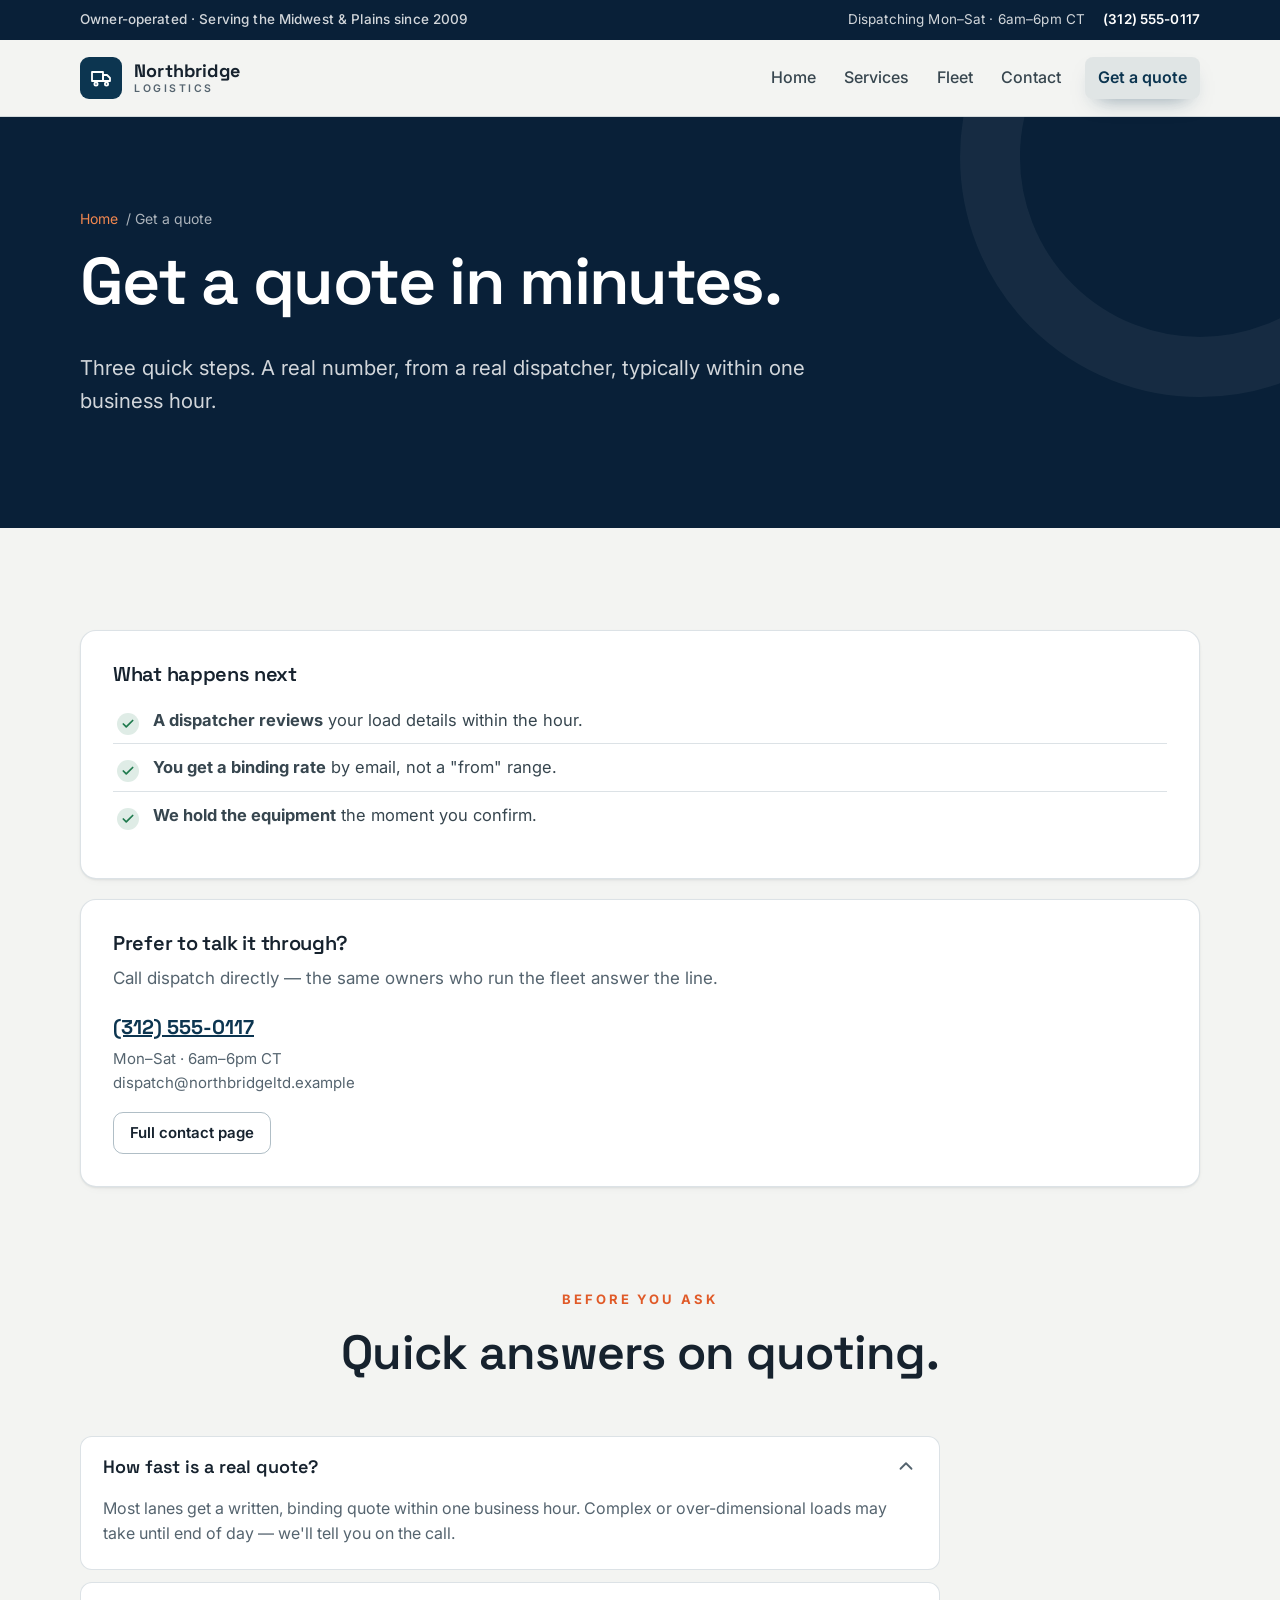
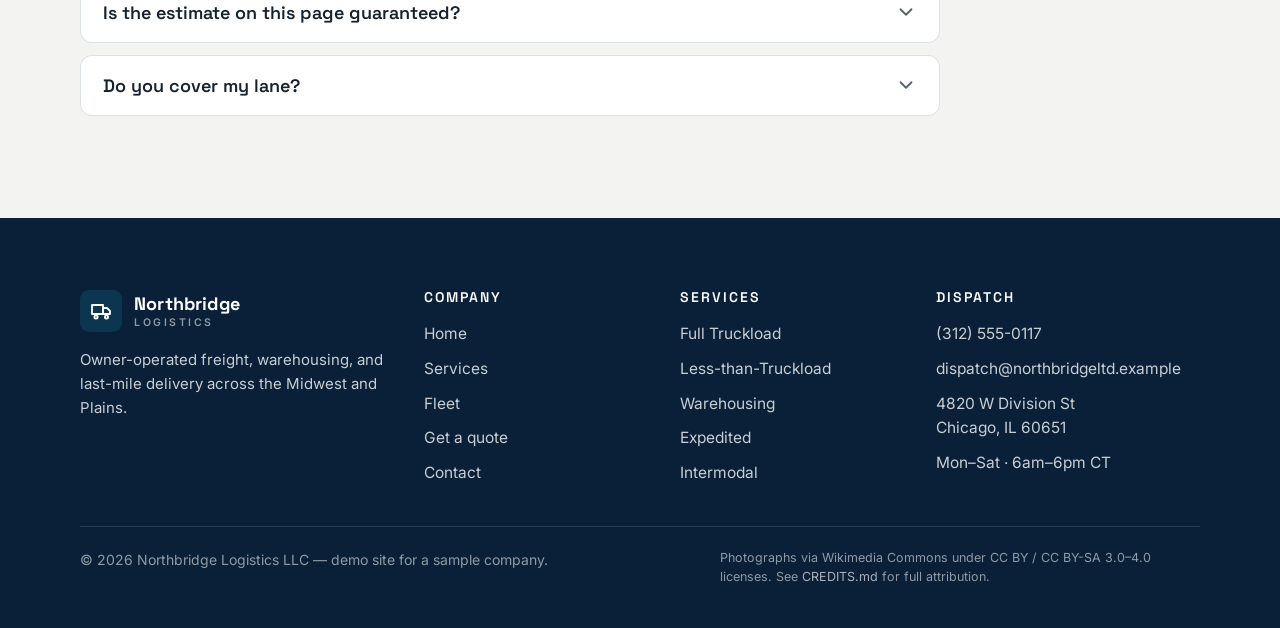
<file: quote.html>
<!DOCTYPE html>
<html lang="en">
<head>
  <meta charset="UTF-8">
  <meta name="viewport" content="width=device-width, initial-scale=1">
  <title>Get a Quote — Northbridge Logistics</title>
  <meta name="description" content="Request a freight quote from Northbridge Logistics. Full truckload, LTL, warehousing, expedited and last-mile — most estimates returned within one business hour.">
  <link rel="preconnect" href="https://fonts.googleapis.com">
  <link rel="preconnect" href="https://fonts.gstatic.com" crossorigin>
  <link href="https://fonts.googleapis.com/css2?family=Inter:wght@400;500;600;700&family=Space+Grotesk:wght@500;600;700&display=swap" rel="stylesheet">
  <link rel="stylesheet" href="assets/styles.css">
</head>
<body>
  <a class="skip-link" href="#main">Skip to content</a>

  <div class="topbar">
    <div class="container">
      <p class="topbar-note">Owner-operated · Serving the Midwest &amp; Plains since 2009</p>
      <div class="topbar-right">
        <span class="topbar-region">Dispatching Mon–Sat · 6am–6pm CT</span>
        <a class="tel" href="tel:+13125550117">(312) 555-0117</a>
      </div>
    </div>
  </div>

  <header class="site-header">
    <div class="container navbar">
      <a class="brand" href="index.html" aria-label="Northbridge Logistics — home">
        <span class="brand-mark" aria-hidden="true">
          <svg width="24" height="24" viewBox="0 0 24 24" fill="none" stroke="currentColor" stroke-width="1.8" stroke-linecap="round" stroke-linejoin="round"><path d="M3 6h11v9H3z"/><path d="M14 9h4l3 3v3h-7z"/><circle cx="7" cy="18" r="1.6"/><circle cx="17.5" cy="18" r="1.6"/></svg>
        </span>
        <span class="brand-name">Northbridge<span class="brand-sub">Logistics</span></span>
      </a>
      <nav id="nav-links" class="nav-links" aria-label="Primary">
        <a href="index.html">Home</a>
        <a href="services.html">Services</a>
        <a href="fleet.html">Fleet</a>
        <a href="contact.html">Contact</a>
        <a class="btn btn-primary btn-sm nav-cta" href="quote.html" aria-current="page">Get a quote</a>
      </nav>
      <button id="nav-toggle" class="nav-toggle" type="button" aria-expanded="false" aria-controls="nav-links" aria-label="Toggle menu">
        <svg width="22" height="22" viewBox="0 0 24 24" fill="none" stroke="currentColor" stroke-width="2" stroke-linecap="round" aria-hidden="true"><path d="M4 6h16M4 12h16M4 18h16"/></svg>
      </button>
    </div>
  </header>

  <main id="main">
    <section class="page-hero">
      <div class="container">
        <p class="crumb"><a href="index.html">Home</a> / Get a quote</p>
        <h1 class="display">Get a quote in minutes.</h1>
        <p class="lead">Three quick steps. A real number, from a real dispatcher, typically within one business hour.</p>
      </div>
    </section>

    <section>
      <div class="container">
        <aside>
            <div class="card" data-reveal>
              <h3 style="font-size:20px">What happens next</h3>
              <ol class="checklist" style="margin-bottom:8px">
                <li><strong>A dispatcher reviews</strong> your load details within the hour.</li>
                <li><strong>You get a binding rate</strong> by email, not a "from" range.</li>
                <li><strong>We hold the equipment</strong> the moment you confirm.</li>
              </ol>
            </div>
            <div class="card" data-reveal style="--reveal-delay:90ms;margin-top:20px">
              <h3 style="font-size:20px">Prefer to talk it through?</h3>
              <p class="muted">Call dispatch directly — the same owners who run the fleet answer the line.</p>
              <p style="margin:14px 0 4px"><a href="tel:+13125550117" style="font-weight:700;font-size:20px;font-family:var(--font-d)">(312) 555-0117</a></p>
              <p class="muted" style="font-size:15px">Mon–Sat · 6am–6pm CT<br>dispatch@northbridgeltd.example</p>
              <p style="margin-bottom:0"><a class="btn btn-ghost btn-sm" href="contact.html">Full contact page</a></p>
            </div>
          </aside>
      </div>
    </section>

    <!-- FAQ -->
    <section style="padding-top:0">
      <div class="container">
        <div class="section-head center" data-reveal>
          <p class="eyebrow">Before you ask</p>
          <h2 class="display-2">Quick answers on quoting.</h2>
        </div>
        <div class="accordion" data-reveal>
          <div class="accordion-item open">
            <button class="accordion-trigger" type="button" aria-expanded="true" aria-controls="faq1">
              How fast is a real quote?
              <svg class="chev" viewBox="0 0 24 24" fill="none" stroke="currentColor" stroke-width="2" stroke-linecap="round" stroke-linejoin="round" aria-hidden="true"><path d="m6 9 6 6 6-6"/></svg>
            </button>
            <div class="accordion-panel" id="faq1" role="region">
              <div class="accordion-panel-inner"><p>Most lanes get a written, binding quote within one business hour. Complex or over-dimensional loads may take until end of day — we'll tell you on the call.</p></div>
            </div>
          </div>
          <div class="accordion-item">
            <button class="accordion-trigger" type="button" aria-expanded="false" aria-controls="faq2">
              Is the estimate on this page guaranteed?
              <svg class="chev" viewBox="0 0 24 24" fill="none" stroke="currentColor" stroke-width="2" stroke-linecap="round" stroke-linejoin="round" aria-hidden="true"><path d="m6 9 6 6 6-6"/></svg>
            </button>
            <div class="accordion-panel" id="faq2" role="region">
              <div class="accordion-panel-inner"><p>The number shown is indicative. Your dispatcher confirms the binding rate after reviewing weight, equipment, and margins — what you lock in is what you pay.</p></div>
            </div>
          </div>
          <div class="accordion-item">
            <button class="accordion-trigger" type="button" aria-expanded="false" aria-controls="faq3">
              Do you cover my lane?
              <svg class="chev" viewBox="0 0 24 24" fill="none" stroke="currentColor" stroke-width="2" stroke-linecap="round" stroke-linejoin="round" aria-hidden="true"><path d="m6 9 6 6 6-6"/></svg>
            </button>
            <div class="accordion-panel" id="faq3" role="region">
              <div class="accordion-panel-inner"><p>We run scheduled lanes across 12 Midwest and Plains states. Outside that, we partner with vetted owner-operators — and we'll say so plainly on the quote.</p></div>
            </div>
          </div>
        </div>
      </div>
    </section>
  </main>

  <footer class="site-footer">
    <div class="container">
      <div class="footer-grid">
        <div class="footer-col footer-brand">
          <a class="brand" href="index.html" aria-label="Northbridge Logistics — home">
            <span class="brand-mark" aria-hidden="true">
              <svg width="24" height="24" viewBox="0 0 24 24" fill="none" stroke="currentColor" stroke-width="1.8" stroke-linecap="round" stroke-linejoin="round"><path d="M3 6h11v9H3z"/><path d="M14 9h4l3 3v3h-7z"/><circle cx="7" cy="18" r="1.6"/><circle cx="17.5" cy="18" r="1.6"/></svg>
            </span>
            <span class="brand-name">Northbridge<span class="brand-sub">Logistics</span></span>
          </a>
          <p>Owner-operated freight, warehousing, and last-mile delivery across the Midwest and Plains.</p>
        </div>
        <div class="footer-col">
          <h4>Company</h4>
          <ul>
            <li><a href="index.html">Home</a></li>
            <li><a href="services.html">Services</a></li>
            <li><a href="fleet.html">Fleet</a></li>
            <li><a href="quote.html">Get a quote</a></li>
            <li><a href="contact.html">Contact</a></li>
          </ul>
        </div>
        <div class="footer-col">
          <h4>Services</h4>
          <ul>
            <li><a href="services.html#ftl">Full Truckload</a></li>
            <li><a href="services.html#ltl">Less-than-Truckload</a></li>
            <li><a href="services.html#warehousing">Warehousing</a></li>
            <li><a href="services.html#expedited">Expedited</a></li>
            <li><a href="services.html#intermodal">Intermodal</a></li>
          </ul>
        </div>
        <div class="footer-col">
          <h4>Dispatch</h4>
          <ul>
            <li><a href="tel:+13125550117">(312) 555-0117</a></li>
            <li><a href="mailto:dispatch@northbridgeltd.example">dispatch@northbridgeltd.example</a></li>
            <li>4820 W Division St<br>Chicago, IL 60651</li>
            <li>Mon–Sat · 6am–6pm CT</li>
          </ul>
        </div>
      </div>
      <div class="footer-bottom">
        <p>© <span data-year>2026</span> Northbridge Logistics LLC — demo site for a sample company.</p>
        <p class="credit-note">Photographs via Wikimedia Commons under CC BY / CC BY-SA 3.0–4.0 licenses. See <a href="CREDITS.md">CREDITS.md</a> for full attribution.</p>
      </div>
    </div>
  </footer>

  <script src="assets/main.js"></script>
</body>
</html>
</file>
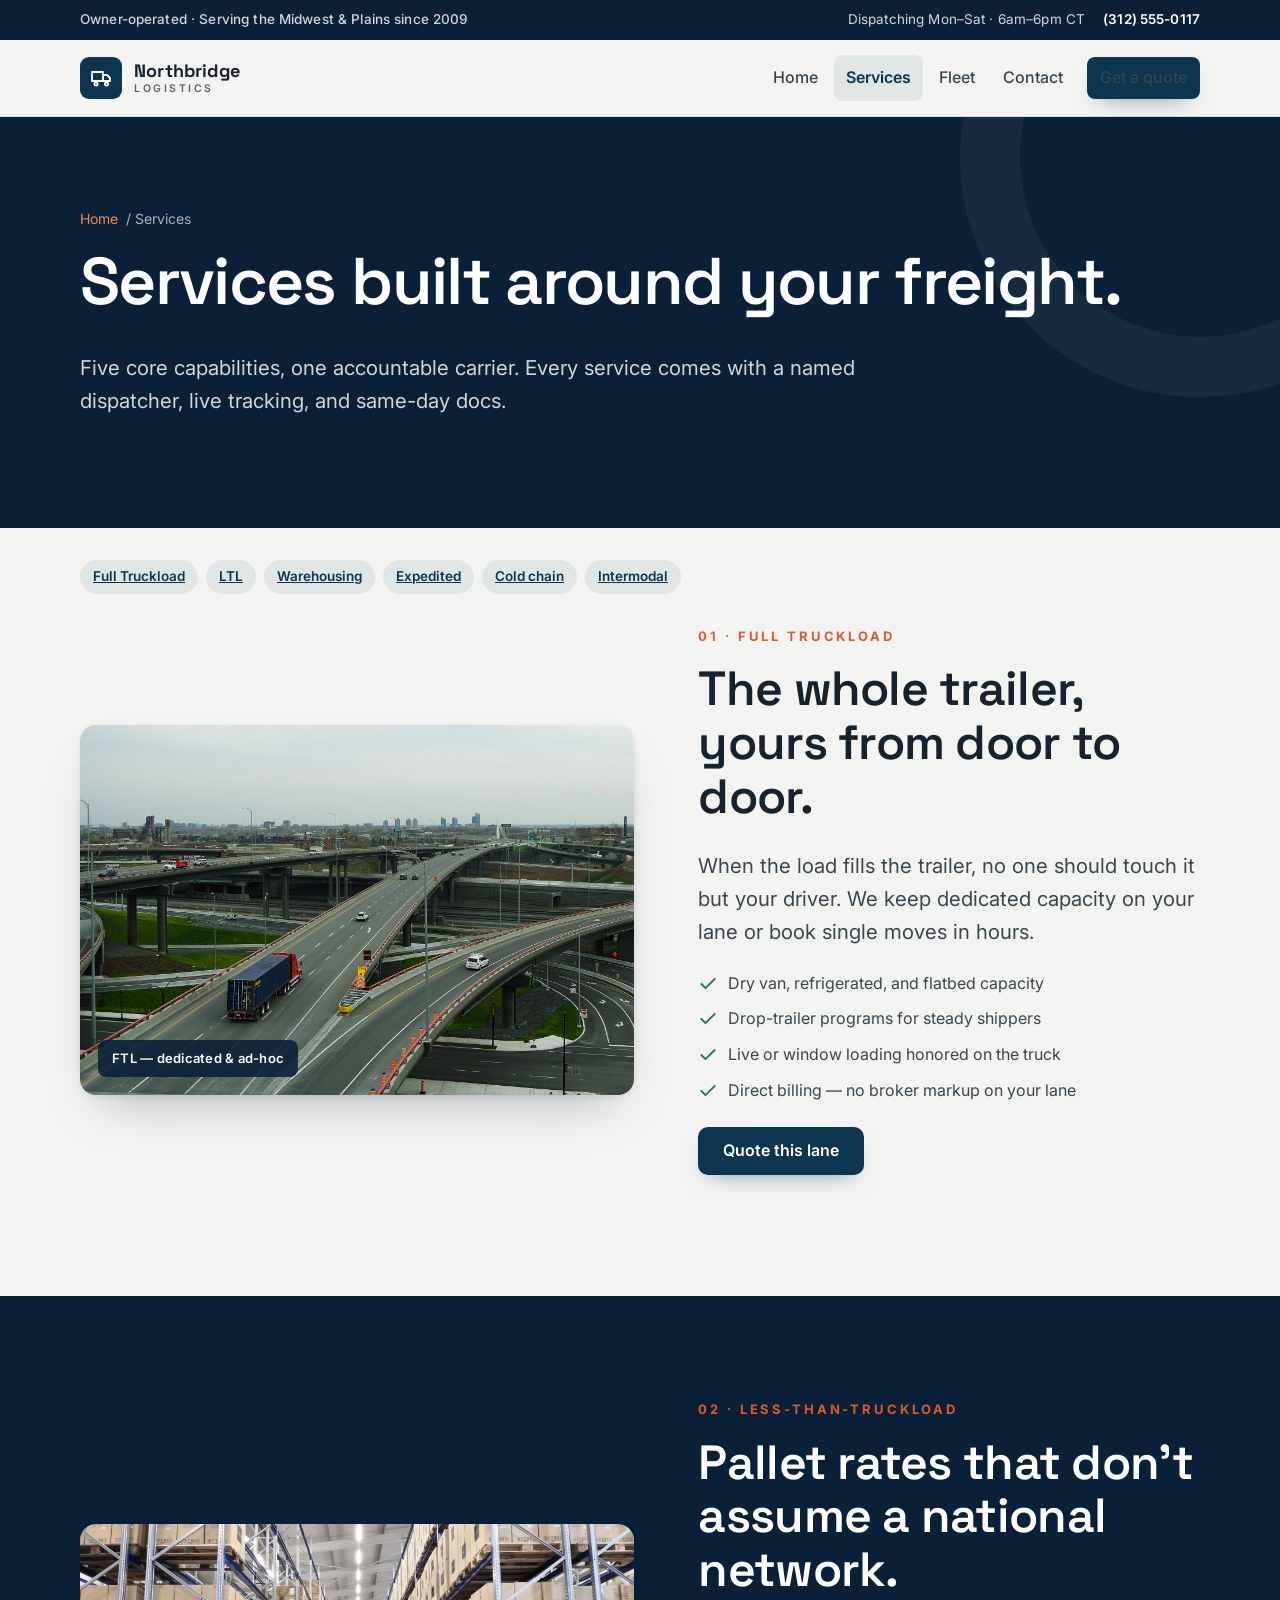
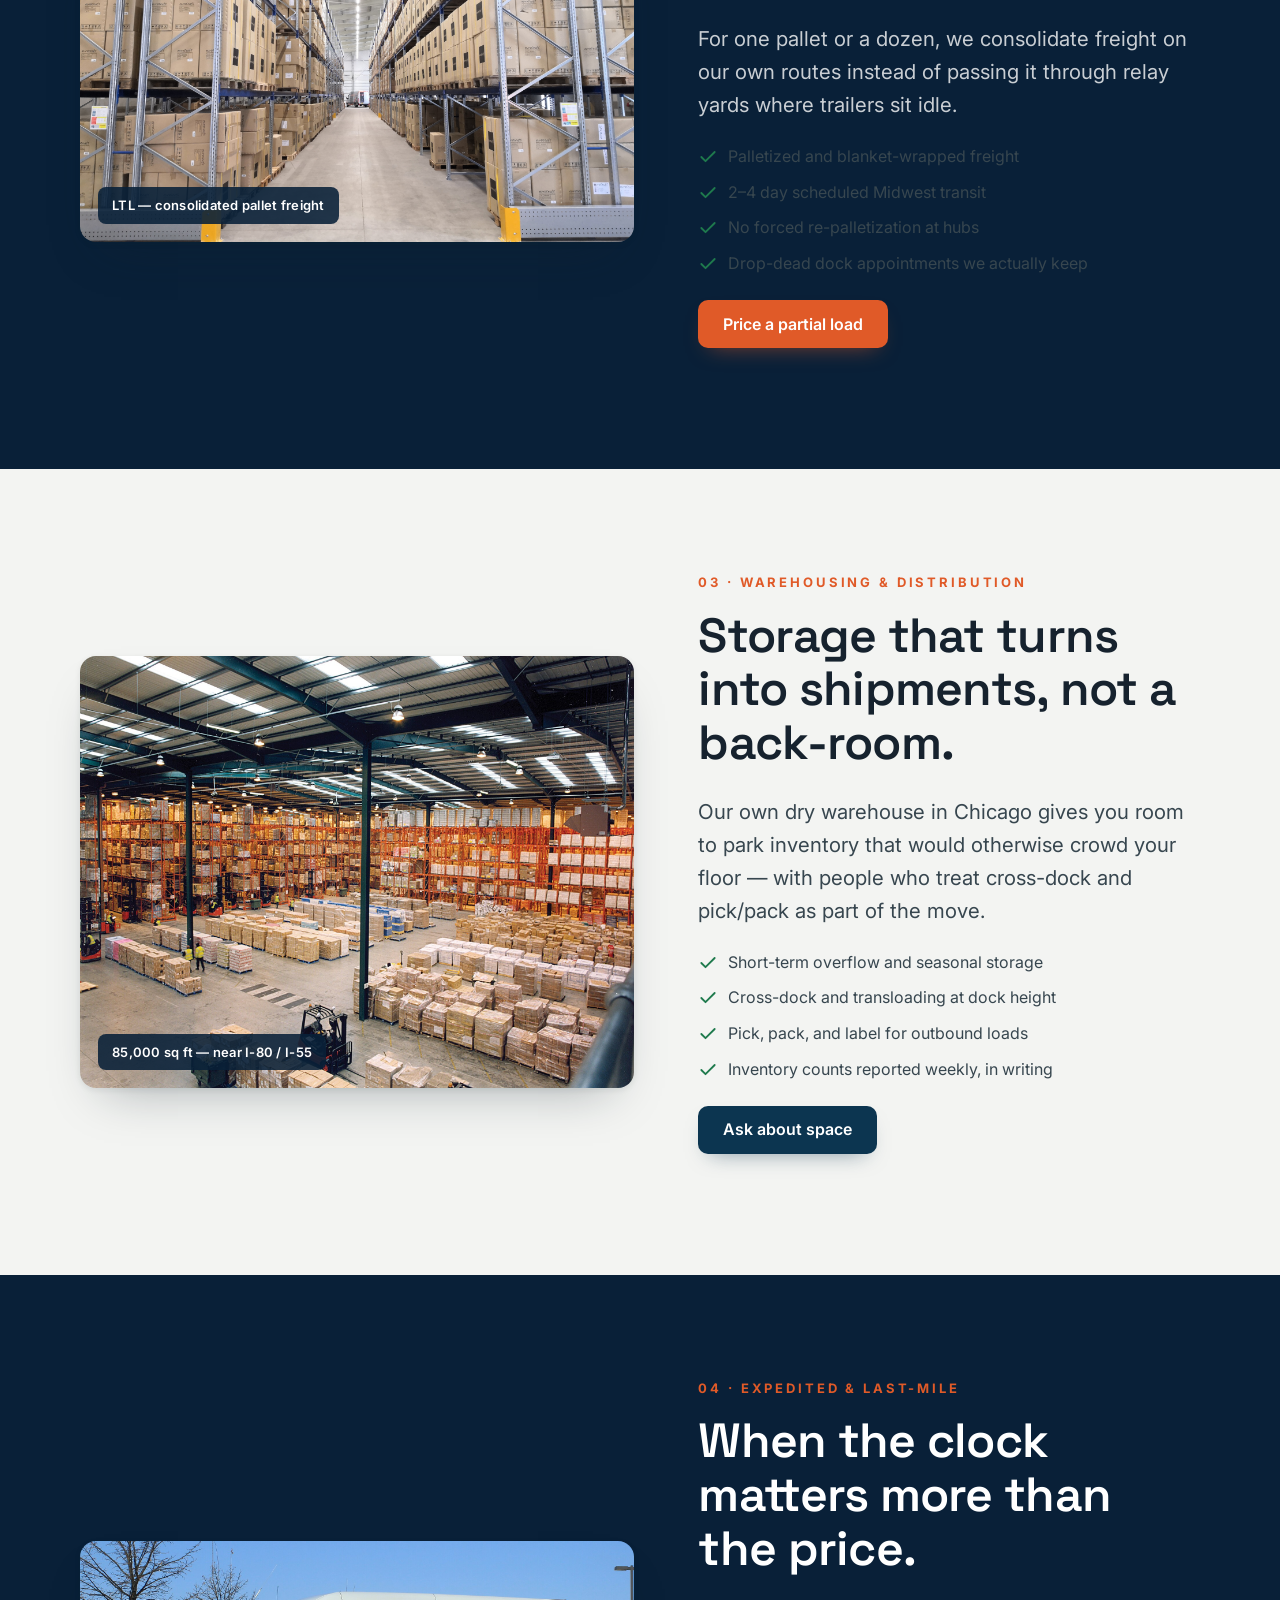
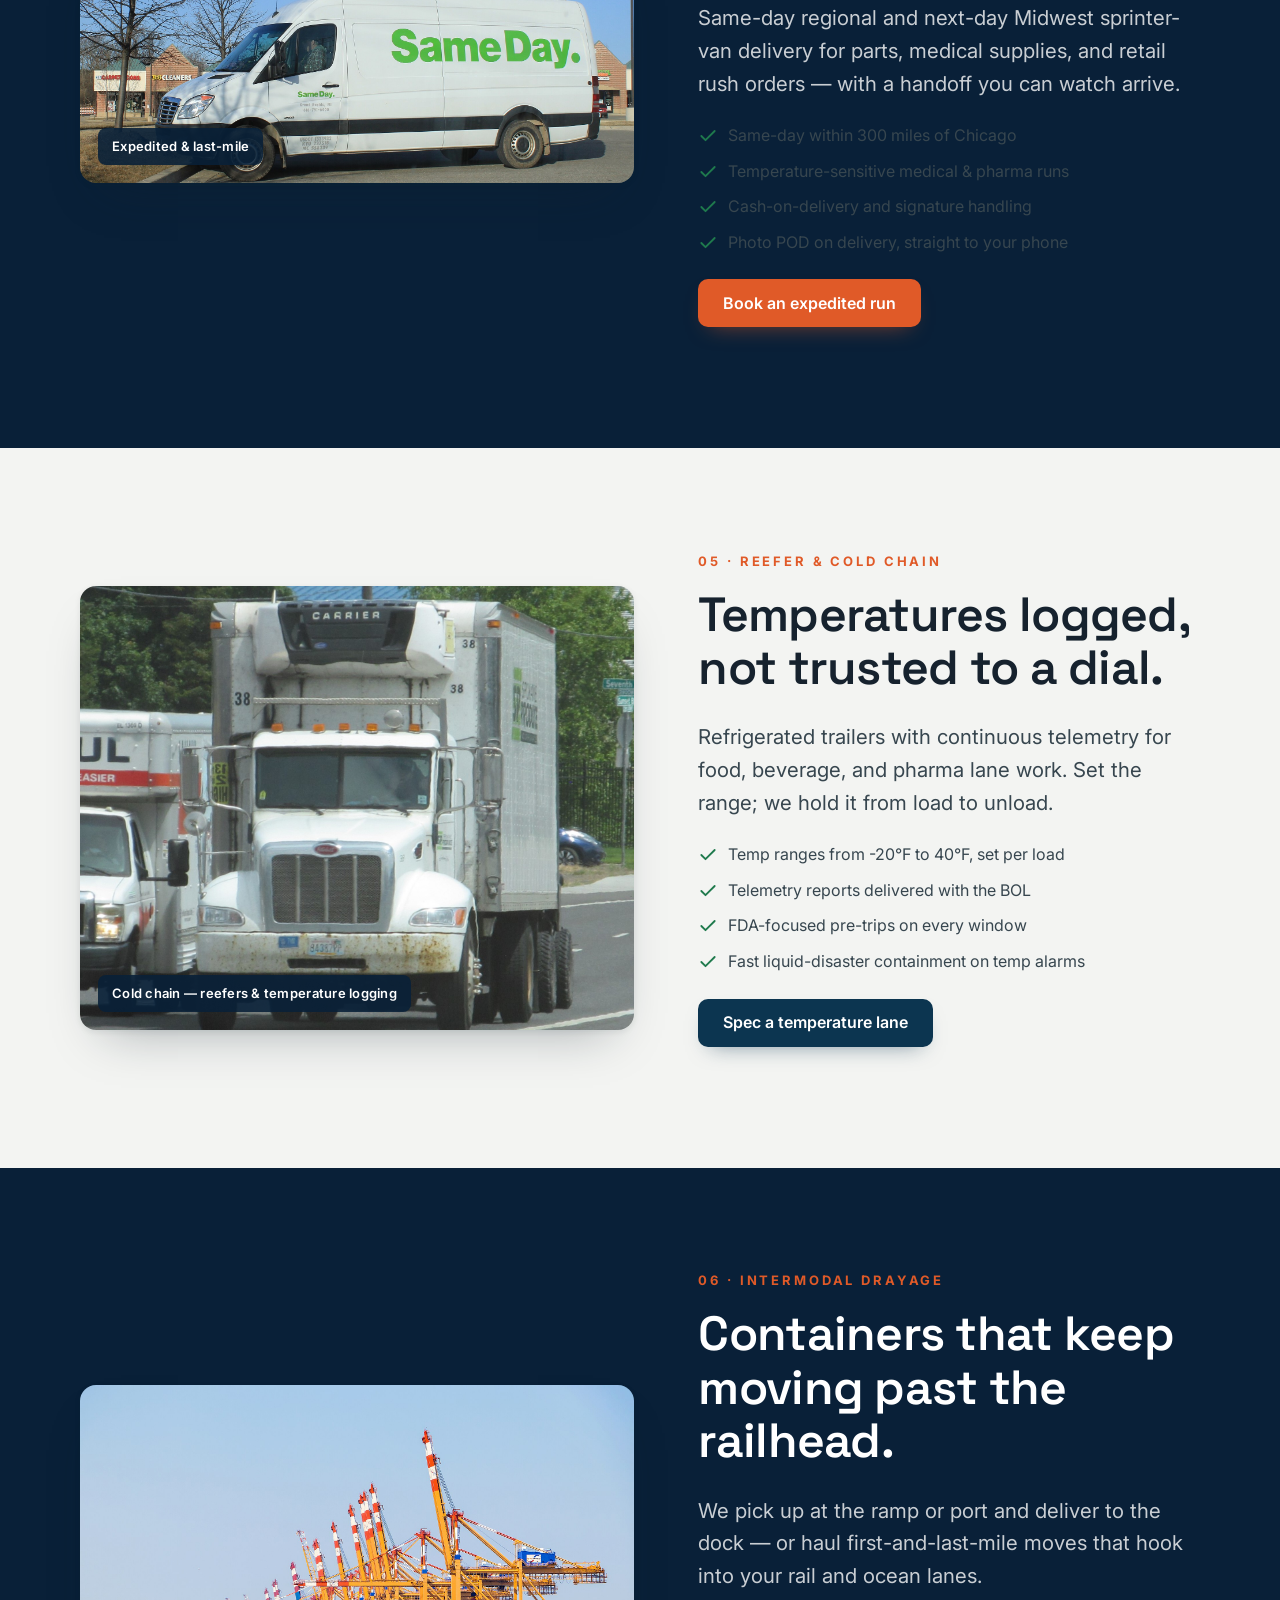
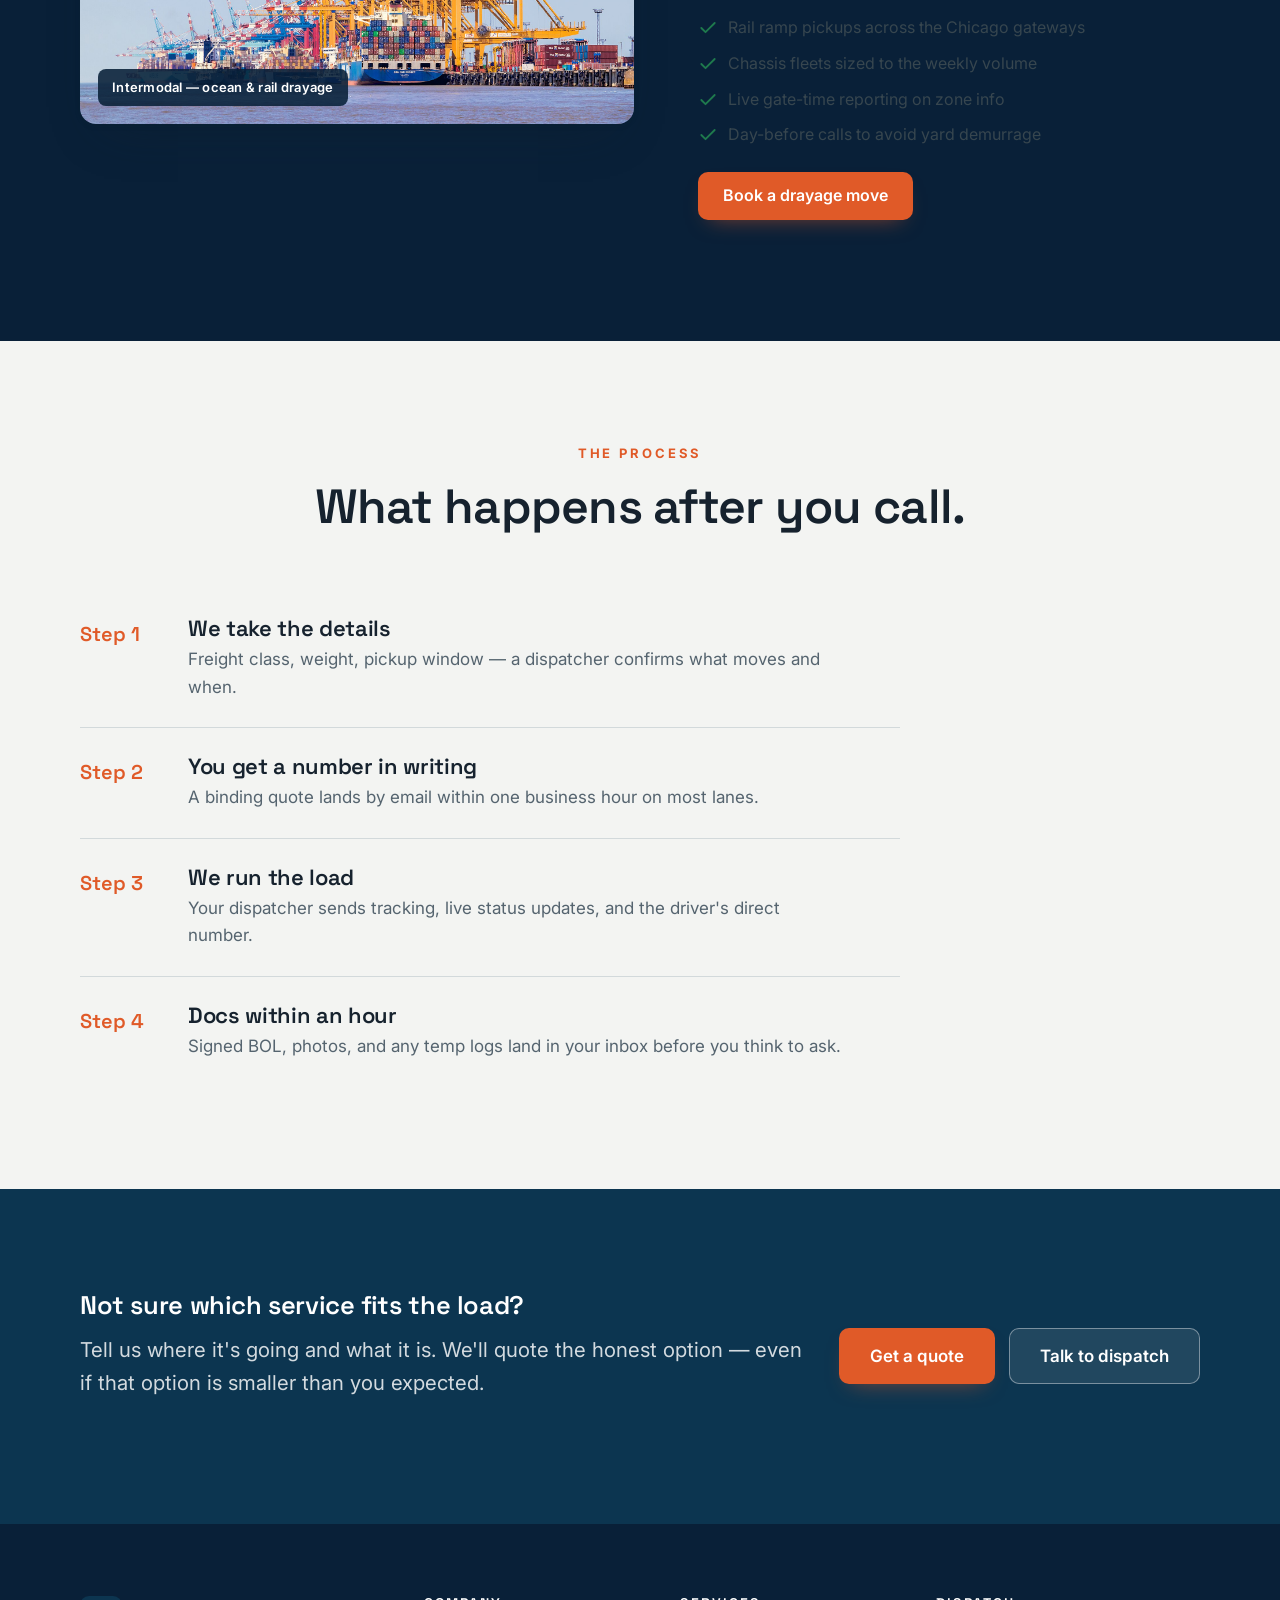
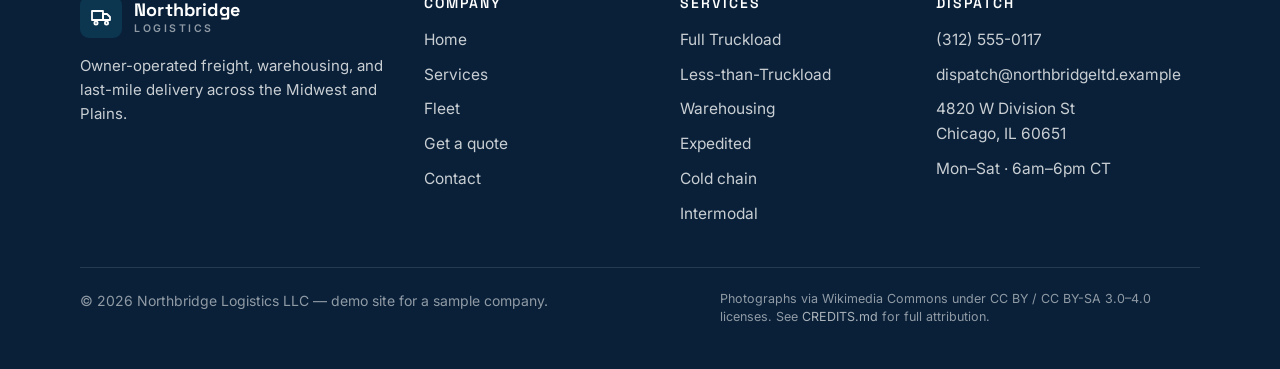
<file: services.html>
<!DOCTYPE html>
<html lang="en">
<head>
  <meta charset="UTF-8">
  <meta name="viewport" content="width=device-width, initial-scale=1">
  <title>Services — Northbridge Logistics</title>
  <meta name="description" content="Northbridge Logistics services: full truckload, LTL, warehousing &amp; distribution, expedited delivery, cold chain, and intermodal drayage.">
  <link rel="preconnect" href="https://fonts.googleapis.com">
  <link rel="preconnect" href="https://fonts.gstatic.com" crossorigin>
  <link href="https://fonts.googleapis.com/css2?family=Inter:wght@400;500;600;700&family=Space+Grotesk:wght@500;600;700&display=swap" rel="stylesheet">
  <link rel="stylesheet" href="assets/styles.css">
</head>
<body>
  <a class="skip-link" href="#main">Skip to content</a>

  <div class="topbar">
    <div class="container">
      <p class="topbar-note">Owner-operated · Serving the Midwest &amp; Plains since 2009</p>
      <div class="topbar-right">
        <span class="topbar-region">Dispatching Mon–Sat · 6am–6pm CT</span>
        <a class="tel" href="tel:+13125550117">(312) 555-0117</a>
      </div>
    </div>
  </div>

  <header class="site-header">
    <div class="container navbar">
      <a class="brand" href="index.html" aria-label="Northbridge Logistics — home">
        <span class="brand-mark" aria-hidden="true">
          <svg width="24" height="24" viewBox="0 0 24 24" fill="none" stroke="currentColor" stroke-width="1.8" stroke-linecap="round" stroke-linejoin="round"><path d="M3 6h11v9H3z"/><path d="M14 9h4l3 3v3h-7z"/><circle cx="7" cy="18" r="1.6"/><circle cx="17.5" cy="18" r="1.6"/></svg>
        </span>
        <span class="brand-name">Northbridge<span class="brand-sub">Logistics</span></span>
      </a>
      <nav id="nav-links" class="nav-links" aria-label="Primary">
        <a href="index.html">Home</a>
        <a href="services.html" aria-current="page">Services</a>
        <a href="fleet.html">Fleet</a>
        <a href="contact.html">Contact</a>
        <a class="btn btn-primary btn-sm nav-cta" href="quote.html">Get a quote</a>
      </nav>
      <button id="nav-toggle" class="nav-toggle" type="button" aria-expanded="false" aria-controls="nav-links" aria-label="Toggle menu">
        <svg width="22" height="22" viewBox="0 0 24 24" fill="none" stroke="currentColor" stroke-width="2" stroke-linecap="round" aria-hidden="true"><path d="M4 6h16M4 12h16M4 18h16"/></svg>
      </button>
    </div>
  </header>

  <main id="main">
    <section class="page-hero">
      <div class="container">
        <p class="crumb"><a href="index.html">Home</a> / Services</p>
        <h1 class="display">Services built around your freight.</h1>
        <p class="lead">Five core capabilities, one accountable carrier. Every service comes with a named dispatcher, live tracking, and same-day docs.</p>
      </div>
    </section>

    <section style="padding-block:clamp(20px,3vw,32px)" aria-label="Jump to a service">
      <div class="container">
        <div class="chip-row">
          <a class="chip" href="#ftl">Full Truckload</a>
          <a class="chip" href="#ltl">LTL</a>
          <a class="chip" href="#warehousing">Warehousing</a>
          <a class="chip" href="#expedited">Expedited</a>
          <a class="chip" href="#reefer">Cold chain</a>
          <a class="chip" href="#intermodal">Intermodal</a>
        </div>
      </div>
    </section>

    <!-- FTL -->
    <section id="ftl" style="padding-top:0">
      <div class="container">
        <div class="split" data-reveal>
          <div class="split-media">
            <img src="assets/images/hero.jpg" alt="Northbridge linehaul tractor on an elevated bridge" width="1600" height="1067" loading="lazy">
            <span class="tag">FTL — dedicated &amp; ad-hoc</span>
          </div>
          <div>
            <p class="eyebrow">01 · Full Truckload</p>
            <h2 class="display-2">The whole trailer, yours from door to door.</h2>
            <p class="lead">When the load fills the trailer, no one should touch it but your driver. We keep dedicated capacity on your lane or book single moves in hours.</p>
            <ul class="feature-list">
              <li><svg width="20" height="20" viewBox="0 0 24 24" fill="none" stroke="currentColor" stroke-width="2.2" stroke-linecap="round" stroke-linejoin="round" aria-hidden="true"><path d="M20 6 9 17l-5-5"/></svg>Dry van, refrigerated, and flatbed capacity</li>
              <li><svg width="20" height="20" viewBox="0 0 24 24" fill="none" stroke="currentColor" stroke-width="2.2" stroke-linecap="round" stroke-linejoin="round" aria-hidden="true"><path d="M20 6 9 17l-5-5"/></svg>Drop-trailer programs for steady shippers</li>
              <li><svg width="20" height="20" viewBox="0 0 24 24" fill="none" stroke="currentColor" stroke-width="2.2" stroke-linecap="round" stroke-linejoin="round" aria-hidden="true"><path d="M20 6 9 17l-5-5"/></svg>Live or window loading honored on the truck</li>
              <li><svg width="20" height="20" viewBox="0 0 24 24" fill="none" stroke="currentColor" stroke-width="2.2" stroke-linecap="round" stroke-linejoin="round" aria-hidden="true"><path d="M20 6 9 17l-5-5"/></svg>Direct billing — no broker markup on your lane</li>
            </ul>
            <p style="margin-top:24px"><a class="btn btn-primary" href="quote.html">Quote this lane</a></p>
          </div>
        </div>
      </div>
    </section>

    <!-- LTL -->
    <section id="ltl" class="band-dark">
      <div class="container">
        <div class="split reverse" data-reveal>
          <div class="split-media">
            <img src="assets/images/storage.jpg" alt="Pallet racks with frame protection inside a warehouse" width="1600" height="918" loading="lazy">
            <span class="tag">LTL — consolidated pallet freight</span>
          </div>
          <div>
            <p class="eyebrow">02 · Less-than-Truckload</p>
            <h2 class="display-2">Pallet rates that don't assume a national network.</h2>
            <p class="lead">For one pallet or a dozen, we consolidate freight on our own routes instead of passing it through relay yards where trailers sit idle.</p>
            <ul class="feature-list">
              <li><svg width="20" height="20" viewBox="0 0 24 24" fill="none" stroke="currentColor" stroke-width="2.2" stroke-linecap="round" stroke-linejoin="round" aria-hidden="true"><path d="M20 6 9 17l-5-5"/></svg>Palletized and blanket-wrapped freight</li>
              <li><svg width="20" height="20" viewBox="0 0 24 24" fill="none" stroke="currentColor" stroke-width="2.2" stroke-linecap="round" stroke-linejoin="round" aria-hidden="true"><path d="M20 6 9 17l-5-5"/></svg>2–4 day scheduled Midwest transit</li>
              <li><svg width="20" height="20" viewBox="0 0 24 24" fill="none" stroke="currentColor" stroke-width="2.2" stroke-linecap="round" stroke-linejoin="round" aria-hidden="true"><path d="M20 6 9 17l-5-5"/></svg>No forced re-palletization at hubs</li>
              <li><svg width="20" height="20" viewBox="0 0 24 24" fill="none" stroke="currentColor" stroke-width="2.2" stroke-linecap="round" stroke-linejoin="round" aria-hidden="true"><path d="M20 6 9 17l-5-5"/></svg>Drop-dead dock appointments we actually keep</li>
            </ul>
            <p style="margin-top:24px"><a class="btn btn-accent" href="quote.html">Price a partial load</a></p>
          </div>
        </div>
      </div>
    </section>

    <!-- WAREHOUSING -->
    <section id="warehousing">
      <div class="container">
        <div class="split" data-reveal>
          <div class="split-media">
            <img src="assets/images/warehouse.jpg" alt="Modern warehouse interior with pallet rack storage systems" width="1600" height="1247" loading="lazy">
            <span class="tag">85,000 sq ft — near I-80 / I-55</span>
          </div>
          <div>
            <p class="eyebrow">03 · Warehousing &amp; distribution</p>
            <h2 class="display-2">Storage that turns into shipments, not a back-room.</h2>
            <p class="lead">Our own dry warehouse in Chicago gives you room to park inventory that would otherwise crowd your floor — with people who treat cross-dock and pick/pack as part of the move.</p>
            <ul class="feature-list">
              <li><svg width="20" height="20" viewBox="0 0 24 24" fill="none" stroke="currentColor" stroke-width="2.2" stroke-linecap="round" stroke-linejoin="round" aria-hidden="true"><path d="M20 6 9 17l-5-5"/></svg>Short-term overflow and seasonal storage</li>
              <li><svg width="20" height="20" viewBox="0 0 24 24" fill="none" stroke="currentColor" stroke-width="2.2" stroke-linecap="round" stroke-linejoin="round" aria-hidden="true"><path d="M20 6 9 17l-5-5"/></svg>Cross-dock and transloading at dock height</li>
              <li><svg width="20" height="20" viewBox="0 0 24 24" fill="none" stroke="currentColor" stroke-width="2.2" stroke-linecap="round" stroke-linejoin="round" aria-hidden="true"><path d="M20 6 9 17l-5-5"/></svg>Pick, pack, and label for outbound loads</li>
              <li><svg width="20" height="20" viewBox="0 0 24 24" fill="none" stroke="currentColor" stroke-width="2.2" stroke-linecap="round" stroke-linejoin="round" aria-hidden="true"><path d="M20 6 9 17l-5-5"/></svg>Inventory counts reported weekly, in writing</li>
            </ul>
            <p style="margin-top:24px"><a class="btn btn-primary" href="quote.html">Ask about space</a></p>
          </div>
        </div>
      </div>
    </section>

    <!-- EXPEDITED / LAST-MILE -->
    <section id="expedited" class="band-dark">
      <div class="container">
        <div class="split reverse" data-reveal>
          <div class="split-media">
            <img src="assets/images/van.jpg" alt="Northbridge courier van parked at the curb for a delivery" width="1600" height="699" loading="lazy">
            <span class="tag">Expedited &amp; last-mile</span>
          </div>
          <div>
            <p class="eyebrow">04 · Expedited &amp; last-mile</p>
            <h2 class="display-2">When the clock matters more than the price.</h2>
            <p class="lead">Same-day regional and next-day Midwest sprinter-van delivery for parts, medical supplies, and retail rush orders — with a handoff you can watch arrive.</p>
            <ul class="feature-list">
              <li><svg width="20" height="20" viewBox="0 0 24 24" fill="none" stroke="currentColor" stroke-width="2.2" stroke-linecap="round" stroke-linejoin="round" aria-hidden="true"><path d="M20 6 9 17l-5-5"/></svg>Same-day within 300 miles of Chicago</li>
              <li><svg width="20" height="20" viewBox="0 0 24 24" fill="none" stroke="currentColor" stroke-width="2.2" stroke-linecap="round" stroke-linejoin="round" aria-hidden="true"><path d="M20 6 9 17l-5-5"/></svg>Temperature-sensitive medical &amp; pharma runs</li>
              <li><svg width="20" height="20" viewBox="0 0 24 24" fill="none" stroke="currentColor" stroke-width="2.2" stroke-linecap="round" stroke-linejoin="round" aria-hidden="true"><path d="M20 6 9 17l-5-5"/></svg>Cash-on-delivery and signature handling</li>
              <li><svg width="20" height="20" viewBox="0 0 24 24" fill="none" stroke="currentColor" stroke-width="2.2" stroke-linecap="round" stroke-linejoin="round" aria-hidden="true"><path d="M20 6 9 17l-5-5"/></svg>Photo POD on delivery, straight to your phone</li>
            </ul>
            <p style="margin-top:24px"><a class="btn btn-accent" href="quote.html">Book an expedited run</a></p>
          </div>
        </div>
      </div>
    </section>

    <!-- REEFER / COLD CHAIN -->
    <section id="reefer">
      <div class="container">
        <div class="split" data-reveal>
          <div class="split-media">
            <img src="assets/images/reefer.jpg" alt="Refrigerated semi-trailer in the Northbridge cold chain fleet" width="1600" height="1280" loading="lazy">
            <span class="tag">Cold chain — reefers &amp; temperature logging</span>
          </div>
          <div>
            <p class="eyebrow">05 · Reefer &amp; cold chain</p>
            <h2 class="display-2">Temperatures logged, not trusted to a dial.</h2>
            <p class="lead">Refrigerated trailers with continuous telemetry for food, beverage, and pharma lane work. Set the range; we hold it from load to unload.</p>
            <ul class="feature-list">
              <li><svg width="20" height="20" viewBox="0 0 24 24" fill="none" stroke="currentColor" stroke-width="2.2" stroke-linecap="round" stroke-linejoin="round" aria-hidden="true"><path d="M20 6 9 17l-5-5"/></svg>Temp ranges from -20°F to 40°F, set per load</li>
              <li><svg width="20" height="20" viewBox="0 0 24 24" fill="none" stroke="currentColor" stroke-width="2.2" stroke-linecap="round" stroke-linejoin="round" aria-hidden="true"><path d="M20 6 9 17l-5-5"/></svg>Telemetry reports delivered with the BOL</li>
              <li><svg width="20" height="20" viewBox="0 0 24 24" fill="none" stroke="currentColor" stroke-width="2.2" stroke-linecap="round" stroke-linejoin="round" aria-hidden="true"><path d="M20 6 9 17l-5-5"/></svg>FDA-focused pre-trips on every window</li>
              <li><svg width="20" height="20" viewBox="0 0 24 24" fill="none" stroke="currentColor" stroke-width="2.2" stroke-linecap="round" stroke-linejoin="round" aria-hidden="true"><path d="M20 6 9 17l-5-5"/></svg>Fast liquid-disaster containment on temp alarms</li>
            </ul>
            <p style="margin-top:24px"><a class="btn btn-primary" href="quote.html">Spec a temperature lane</a></p>
          </div>
        </div>
      </div>
    </section>

    <!-- INTERMODAL -->
    <section id="intermodal" class="band-dark">
      <div class="container">
        <div class="split reverse" data-reveal>
          <div class="split-media">
            <img src="assets/images/port.jpg" alt="Container terminal at Bremerhaven showing stacked ocean containers" width="1600" height="979" loading="lazy">
            <span class="tag">Intermodal — ocean &amp; rail drayage</span>
          </div>
          <div>
            <p class="eyebrow">06 · Intermodal drayage</p>
            <h2 class="display-2">Containers that keep moving past the railhead.</h2>
            <p class="lead">We pick up at the ramp or port and deliver to the dock — or haul first-and-last-mile moves that hook into your rail and ocean lanes.</p>
            <ul class="feature-list">
              <li><svg width="20" height="20" viewBox="0 0 24 24" fill="none" stroke="currentColor" stroke-width="2.2" stroke-linecap="round" stroke-linejoin="round" aria-hidden="true"><path d="M20 6 9 17l-5-5"/></svg>Rail ramp pickups across the Chicago gateways</li>
              <li><svg width="20" height="20" viewBox="0 0 24 24" fill="none" stroke="currentColor" stroke-width="2.2" stroke-linecap="round" stroke-linejoin="round" aria-hidden="true"><path d="M20 6 9 17l-5-5"/></svg>Chassis fleets sized to the weekly volume</li>
              <li><svg width="20" height="20" viewBox="0 0 24 24" fill="none" stroke="currentColor" stroke-width="2.2" stroke-linecap="round" stroke-linejoin="round" aria-hidden="true"><path d="M20 6 9 17l-5-5"/></svg>Live gate-time reporting on zone info</li>
              <li><svg width="20" height="20" viewBox="0 0 24 24" fill="none" stroke="currentColor" stroke-width="2.2" stroke-linecap="round" stroke-linejoin="round" aria-hidden="true"><path d="M20 6 9 17l-5-5"/></svg>Day-before calls to avoid yard demurrage</li>
            </ul>
            <p style="margin-top:24px"><a class="btn btn-accent" href="quote.html">Book a drayage move</a></p>
          </div>
        </div>
      </div>
    </section>

    <!-- PROCESS -->
    <section id="process">
      <div class="container">
        <div class="section-head center" data-reveal>
          <p class="eyebrow">The process</p>
          <h2 class="display-2">What happens after you call.</h2>
        </div>
        <div class="timeline" data-reveal>
          <div class="timeline-item">
            <span class="timeline-num">Step 1</span>
            <div>
              <h3>We take the details</h3>
              <p>Freight class, weight, pickup window — a dispatcher confirms what moves and when.</p>
            </div>
          </div>
          <div class="timeline-item">
            <span class="timeline-num">Step 2</span>
            <div>
              <h3>You get a number in writing</h3>
              <p>A binding quote lands by email within one business hour on most lanes.</p>
            </div>
          </div>
          <div class="timeline-item">
            <span class="timeline-num">Step 3</span>
            <div>
              <h3>We run the load</h3>
              <p>Your dispatcher sends tracking, live status updates, and the driver's direct number.</p>
            </div>
          </div>
          <div class="timeline-item">
            <span class="timeline-num">Step 4</span>
            <div>
              <h3>Docs within an hour</h3>
              <p>Signed BOL, photos, and any temp logs land in your inbox before you think to ask.</p>
            </div>
          </div>
        </div>
      </div>
    </section>

    <section class="cta-band">
      <div class="container">
        <div class="cta-inner" data-reveal>
          <div>
            <h2>Not sure which service fits the load?</h2>
            <p class="lead">Tell us where it's going and what it is. We'll quote the honest option — even if that option is smaller than you expected.</p>
          </div>
          <div class="cta-actions">
            <a class="btn btn-accent btn-lg" href="quote.html">Get a quote</a>
            <a class="btn btn-light-ghost btn-lg" href="contact.html">Talk to dispatch</a>
          </div>
        </div>
      </div>
    </section>
  </main>

  <footer class="site-footer">
    <div class="container">
      <div class="footer-grid">
        <div class="footer-col footer-brand">
          <a class="brand" href="index.html" aria-label="Northbridge Logistics — home">
            <span class="brand-mark" aria-hidden="true">
              <svg width="24" height="24" viewBox="0 0 24 24" fill="none" stroke="currentColor" stroke-width="1.8" stroke-linecap="round" stroke-linejoin="round"><path d="M3 6h11v9H3z"/><path d="M14 9h4l3 3v3h-7z"/><circle cx="7" cy="18" r="1.6"/><circle cx="17.5" cy="18" r="1.6"/></svg>
            </span>
            <span class="brand-name">Northbridge<span class="brand-sub">Logistics</span></span>
          </a>
          <p>Owner-operated freight, warehousing, and last-mile delivery across the Midwest and Plains.</p>
        </div>
        <div class="footer-col">
          <h4>Company</h4>
          <ul>
            <li><a href="index.html">Home</a></li>
            <li><a href="services.html">Services</a></li>
            <li><a href="fleet.html">Fleet</a></li>
            <li><a href="quote.html">Get a quote</a></li>
            <li><a href="contact.html">Contact</a></li>
          </ul>
        </div>
        <div class="footer-col">
          <h4>Services</h4>
          <ul>
            <li><a href="services.html#ftl">Full Truckload</a></li>
            <li><a href="services.html#ltl">Less-than-Truckload</a></li>
            <li><a href="services.html#warehousing">Warehousing</a></li>
            <li><a href="services.html#expedited">Expedited</a></li>
            <li><a href="services.html#reefer">Cold chain</a></li>
            <li><a href="services.html#intermodal">Intermodal</a></li>
          </ul>
        </div>
        <div class="footer-col">
          <h4>Dispatch</h4>
          <ul>
            <li><a href="tel:+13125550117">(312) 555-0117</a></li>
            <li><a href="mailto:dispatch@northbridgeltd.example">dispatch@northbridgeltd.example</a></li>
            <li>4820 W Division St<br>Chicago, IL 60651</li>
            <li>Mon–Sat · 6am–6pm CT</li>
          </ul>
        </div>
      </div>
      <div class="footer-bottom">
        <p>© <span data-year>2026</span> Northbridge Logistics LLC — demo site for a sample company.</p>
        <p class="credit-note">Photographs via Wikimedia Commons under CC BY / CC BY-SA 3.0–4.0 licenses. See <a href="CREDITS.md">CREDITS.md</a> for full attribution.</p>
      </div>
    </div>
  </footer>

  <script src="assets/main.js"></script>
</body>
</html>
</file>
<file: assets/styles.css>
/* ============================================================
   NORTHBRIDGE LOGISTICS — design system
   Tokens, base, components, layout, responsive, motion
   ============================================================ */

:root {
  --bg: #f3f4f2;
  --bg-soft: #e9ece8;
  --card: #ffffff;
  --ink: #16222e;
  --ink-soft: #37464f;
  --muted: #55646f;
  --navy: #0c3550;
  --navy-deep: #092038;
  --accent: #e05a28;
  --accent-deep: #bd4a1f;
  --line: rgba(12, 53, 80, 0.14);
  --line-strong: rgba(12, 53, 80, 0.32);
  --ok: #1f7a4d;
  --danger: #b3261e;
  --focus: #f2874f;
  --radius: 10px;
  --radius-lg: 16px;
  --shadow-sm: 0 1px 2px rgba(16, 32, 44, 0.08), 0 4px 14px -10px rgba(16, 32, 44, 0.18);
  --shadow-lg: 0 2px 6px rgba(16, 32, 44, 0.08), 0 24px 48px -24px rgba(16, 32, 44, 0.35);
  --font-d: "Space Grotesk", "Helvetica Neue", Arial, sans-serif;
  --font-b: "Inter", -apple-system, BlinkMacSystemFont, "Segoe UI", Arial, sans-serif;
  --container: 1200px;
  --gutter: clamp(20px, 4vw, 40px);
  --sec-pad: clamp(56px, 8vw, 112px);
  --ease: cubic-bezier(0.22, 1, 0.36, 1);
}

/* ---------- reset / base ---------- */

*, *::before, *::after { box-sizing: border-box; }

html { scroll-behavior: smooth; }

@media (prefers-reduced-motion: reduce) {
  html { scroll-behavior: auto; }
  *, *::before, *::after {
    animation-duration: 0.001ms !important;
    animation-iteration-count: 1 !important;
    transition-duration: 0.001ms !important;
  }
}

body {
  margin: 0;
  background: var(--bg);
  color: var(--ink);
  font-family: var(--font-b);
  font-size: 17px;
  line-height: 1.6;
  -webkit-font-smoothing: antialiased;
  text-rendering: optimizeLegibility;
}

h1, h2, h3, h4 {
  font-family: var(--font-d);
  line-height: 1.12;
  margin: 0 0 0.55em;
  color: var(--ink);
  font-weight: 600;
  letter-spacing: -0.015em;
}

p { margin: 0 0 1.1em; }
a { color: var(--navy); }
img { max-width: 100%; height: auto; display: block; }

:focus-visible {
  outline: 3px solid var(--focus);
  outline-offset: 3px;
  border-radius: 4px;
}

::selection { background: var(--navy); color: #fff; }

.container {
  width: 100%;
  max-width: var(--container);
  margin: 0 auto;
  padding-inline: var(--gutter);
}

section { padding-block: var(--sec-pad); }
section[id] { scroll-margin-top: 92px; }

.topbar {
  background: var(--navy-deep);
  color: rgba(255, 255, 255, 0.82);
  font-size: 13.5px;
  letter-spacing: 0.01em;
}
.topbar .container { display: flex; align-items: center; gap: 18px; min-height: 40px; }
.topbar .topbar-note { margin: 0; font-weight: 500; }
.topbar .topbar-right { margin-left: auto; display: flex; gap: 18px; align-items: center; }
.topbar a { color: #fff; text-decoration: none; }
.topbar a:hover, .topbar a:focus-visible { color: var(--focus); }
.topbar .tel { font-weight: 600; }
@media (max-width: 640px) {
  .topbar .topbar-note, .topbar .topbar-region { display: none; }
}

/* ---------- header / nav ---------- */

.site-header {
  position: sticky;
  top: 0;
  z-index: 60;
  background: rgba(243, 244, 242, 0.94);
  backdrop-filter: saturate(1.4) blur(10px);
  border-bottom: 1px solid var(--line);
  transition: box-shadow 0.25s var(--ease);
}
.site-header.scrolled { box-shadow: 0 10px 30px -20px rgba(9, 32, 56, 0.45); }

.navbar { display: flex; align-items: center; gap: 24px; min-height: 76px; }

.brand { display: inline-flex; align-items: center; gap: 12px; text-decoration: none; margin-right: auto; }
.brand-mark {
  width: 42px; height: 42px; flex: none;
  display: grid; place-items: center;
  background: var(--navy); color: #fff; border-radius: 9px;
}
.brand-mark svg { display: block; }
.brand-name { font-family: var(--font-d); font-weight: 700; font-size: 18px; line-height: 1.05; color: var(--ink); letter-spacing: 0.01em; }
.brand-sub { display: block; font-family: var(--font-b); font-size: 10.5px; letter-spacing: 0.24em; text-transform: uppercase; color: var(--muted); font-weight: 600; margin-top: 3px; }

.nav-links { display: flex; align-items: center; gap: 4px; }
.nav-links a {
  color: var(--ink-soft); text-decoration: none; font-weight: 500; font-size: 16px;
  padding: 10px 12px; border-radius: 8px; transition: color 0.18s ease, background 0.18s ease;
}
.nav-links a:hover { color: var(--navy); background: rgba(12, 53, 80, 0.06); }
.nav-links a[aria-current="page"] { color: var(--navy); background: rgba(12, 53, 80, 0.08); font-weight: 600; }

.nav-cta { margin-left: 8px; }

.nav-toggle {
  display: none;
  margin-left: auto;
  width: 46px; height: 46px;
  border: 1px solid var(--line-strong); background: transparent; border-radius: 9px;
  cursor: pointer; color: var(--navy); align-items: center; justify-content: center;
}
.nav-toggle:hover, .nav-toggle:focus-visible { background: rgba(12, 53, 80, 0.06); }

@media (max-width: 900px) {
  .nav-toggle { display: flex; }
  .nav-links {
    position: absolute; top: 100%; left: 0; right: 0;
    flex-direction: column; align-items: stretch; gap: 2px;
    background: var(--bg); border-bottom: 1px solid var(--line);
    padding: 14px var(--gutter) 18px;
    display: none;
  }
  .nav-links.open { display: flex; box-shadow: 0 30px 40px -28px rgba(9, 32, 56, 0.4); }
  .nav-links a { padding: 13px 14px; font-size: 17px; }
  .nav-cta { margin-left: 0; margin-top: 10px; width: 100%; text-align: center; }
}

/* ---------- buttons ---------- */

.btn {
  --pt: 5px;
  display: inline-flex; align-items: center; justify-content: center; gap: 9px;
  min-height: 48px; padding: var(--pt) 24px;
  border-radius: 10px; border: 1px solid transparent;
  font-family: var(--font-b); font-weight: 600; font-size: 16px; line-height: 1.1;
  text-decoration: none; cursor: pointer;
  transition: transform 0.16s ease, background 0.18s ease, border-color 0.18s ease, box-shadow 0.18s ease;
  white-space: nowrap;
}
.btn:active { transform: translateY(1px) scale(0.99); }

.btn-primary { background: var(--navy); color: #fff; box-shadow: 0 10px 22px -12px rgba(12, 53, 80, 0.55); }
.btn-primary:hover, .btn-primary:focus-visible { background: var(--navy-deep); }

.btn-accent { background: var(--accent); color: #fff; box-shadow: 0 10px 22px -12px rgba(224, 90, 40, 0.6); }
.btn-accent:hover, .btn-accent:focus-visible { background: var(--accent-deep); }

.btn-ghost { background: transparent; color: var(--ink); border-color: var(--line-strong); }
.btn-ghost:hover, .btn-ghost:focus-visible { border-color: var(--navy); color: var(--navy); background: rgba(12, 53, 80, 0.04); }

.btn-light-ghost { background: rgba(255, 255, 255, 0.09); color: #fff; border-color: rgba(255, 255, 255, 0.4); }
.btn-light-ghost:hover, .btn-light-ghost:focus-visible { background: rgba(255, 255, 255, 0.18); border-color: #fff; color: #fff; }

.btn-lg { min-height: 56px; padding: 8px 30px; font-size: 17px; }
.btn-sm { min-height: 42px; padding: 4px 16px; font-size: 15px; }

/* ---------- typographic helpers ---------- */

.eyebrow {
  font-family: var(--font-b); font-size: 13px; font-weight: 700;
  letter-spacing: 0.22em; text-transform: uppercase; color: var(--accent);
  margin: 0 0 16px;
}
.lead { font-size: clamp(18px, 1.6vw, 21px); color: var(--ink-soft); max-width: 64ch; }
.muted { color: var(--muted); }

.display {
  font-size: clamp(38px, 5.4vw, 66px);
  font-weight: 600; letter-spacing: -0.025em; line-height: 1.02;
}
.display-2 { font-size: clamp(30px, 3.8vw, 48px); }

.section-head { max-width: 760px; margin-bottom: clamp(36px, 5vw, 56px); }
.section-head.center { margin-inline: auto; text-align: center; }
.section-head.center .lead { margin-inline: auto; }

/* ---------- cards / grids ---------- */

.grid { display: grid; gap: clamp(16px, 2.4vw, 28px); }
.grid-2 { grid-template-columns: repeat(2, minmax(0, 1fr)); }
.grid-3 { grid-template-columns: repeat(3, minmax(0, 1fr)); }
.grid-4 { grid-template-columns: repeat(4, minmax(0, 1fr)); }

.card {
  background: var(--card);
  border: 1px solid var(--line);
  border-radius: var(--radius-lg);
  padding: clamp(22px, 2.6vw, 32px);
  box-shadow: var(--shadow-sm);
}
.card-link { text-decoration: none; color: inherit; display: block; transition: transform 0.22s var(--ease), box-shadow 0.22s var(--ease), border-color 0.22s ease; }
.card-link:hover, .card-link:focus-visible { transform: translateY(-4px); box-shadow: var(--shadow-lg); border-color: var(--line-strong); }
.card-link h3 { color: var(--ink); }

.card-icon {
  width: 52px; height: 52px; border-radius: 12px;
  display: grid; place-items: center;
  background: rgba(12, 53, 80, 0.08); color: var(--navy);
  margin-bottom: 20px;
}
.card-icon.accent { background: rgba(224, 90, 40, 0.12); color: var(--accent-deep); }

.card-media { border-radius: var(--radius-lg) var(--radius-lg) 0 0; overflow: hidden; aspect-ratio: 16 / 9; background: var(--bg-soft); }
.card-media img { width: 100%; height: 100%; object-fit: cover; }
.card-body { padding: 22px 24px 26px; }

/* stat band */

.stats {
  display: grid; grid-template-columns: repeat(4, minmax(0, 1fr)); gap: clamp(20px, 3vw, 40px);
}
.stat .stat-num {
  font-family: var(--font-d); font-weight: 600;
  font-size: clamp(30px, 3.4vw, 46px); line-height: 1;
  letter-spacing: -0.02em; color: #fff; white-space: nowrap;
}
.stat .stat-label { margin-top: 10px; color: rgba(255, 255, 255, 0.72); font-size: 15px; }

.band-dark { background: var(--navy-deep); color: rgba(255, 255, 255, 0.86); }
.band-dark .display, .band-dark h2, .band-dark h3 { color: #fff; }
.band-dark .lead, .band-dark .muted { color: rgba(255, 255, 255, 0.78); }

.band-navy { background: var(--navy); color: rgba(255, 255, 255, 0.88); }
.band-navy h2, .band-navy h3, .band-navy .display { color: #fff; }
.band-navy .lead { color: rgba(255, 255, 255, 0.78); }

/* split sections */

.split { display: grid; grid-template-columns: minmax(0, 1.05fr) minmax(0, 0.95fr); gap: clamp(28px, 5vw, 72px); align-items: center; }
.split.reverse .split-media { order: -1; }
.split-media { position: relative; }
.split-media img { width: 100%; border-radius: var(--radius-lg); box-shadow: var(--shadow-lg); }
.split-media .tag {
  position: absolute; left: 18px; bottom: 18px;
  background: rgba(9, 32, 56, 0.88); color: #fff;
  font-size: 13px; font-weight: 600; letter-spacing: 0.02em;
  padding: 8px 14px; border-radius: 8px;
}

.checklist { list-style: none; margin: 0 0 26px; padding: 0; }
.checklist li {
  position: relative; padding: 10px 0 10px 40px; border-top: 1px solid var(--line);
  font-size: 16.5px; color: var(--ink-soft);
}
.checklist li::before {
  content: ""; position: absolute; left: 4px; top: 16px;
  width: 22px; height: 22px; border-radius: 50%;
  background: rgba(31, 122, 77, 0.14);
  background-image: url("data:image/svg+xml,%3Csvg xmlns='http://www.w3.org/2000/svg' width='14' height='14' viewBox='0 0 24 24' fill='none' stroke='%231f7a4d' stroke-width='3' stroke-linecap='round' stroke-linejoin='round'%3E%3Cpath d='M20 6 9 17l-5-5'/%3E%3C/svg%3E");
  background-repeat: no-repeat; background-position: center;
}
.checklist li:first-child { border-top: 0; }

/* hero */

.hero {
  position: relative; padding: 0; overflow: hidden;
  background: var(--navy-deep); color: #fff;
}
.hero-media { position: absolute; inset: 0; }
.hero-media img { width: 100%; height: 100%; object-fit: cover; object-position: center 62%; }
.hero-media::after {
  content: ""; position: absolute; inset: 0;
  background: linear-gradient(100deg, rgba(9, 32, 56, 0.93) 0%, rgba(9, 32, 56, 0.78) 38%, rgba(9, 32, 56, 0.28) 78%, rgba(9, 32, 56, 0.28) 100%);
}
.hero-inner {
  position: relative; z-index: 2;
  padding-block: clamp(72px, 11vw, 148px);
  max-width: 720px;
}
.hero .eyebrow { color: var(--focus); }
.hero h1 { color: #fff; }
.hero .lead { color: rgba(255, 255, 255, 0.85); }
.hero-actions { display: flex; flex-wrap: wrap; gap: 14px; margin: 30px 0 40px; }
.hero-trust { display: flex; flex-wrap: wrap; gap: 10px 26px; color: rgba(255, 255, 255, 0.82); font-size: 15px; }
.hero-trust span { display: inline-flex; align-items: center; gap: 8px; }
.hero-trust strong { color: #fff; font-family: var(--font-d); }

/* page hero (subpages) */

.page-hero { background: var(--navy-deep); color: #fff; padding-block: clamp(56px, 7vw, 88px); position: relative; overflow: hidden; }
.page-hero h1 { color: #fff; }
.page-hero .lead { color: rgba(255, 255, 255, 0.82); max-width: 60ch; }
.page-hero .crumb { display: inline-flex; gap: 8px; color: rgba(255, 255, 255, 0.66); font-size: 14px; margin-bottom: 18px; }
.page-hero .crumb a { color: var(--focus); text-decoration: none; }
.page-hero .crumb a:hover { text-decoration: underline; }
.page-hero::after {
  content: ""; position: absolute; right: -160px; top: -200px; width: 480px; height: 480px;
  border-radius: 50%; border: 60px solid rgba(255, 255, 255, 0.05); pointer-events: none;
}

/* numbered steps */

.steps { display: grid; grid-template-columns: repeat(4, minmax(0, 1fr)); gap: clamp(18px, 3vw, 32px); counter-reset: step; }
.step { position: relative; padding-top: 58px; }
.step::before {
  counter-increment: step; content: "0" counter(step);
  position: absolute; top: 0; left: 0;
  font-family: var(--font-d); font-size: 42px; font-weight: 600; line-height: 1;
  color: var(--line-strong);
}
.step h3 { font-size: 21px; }
.step p { color: var(--muted); font-size: 16px; }

/* timeline / process */

.timeline { display: grid; gap: 0; max-width: 820px; }
.timeline-item { display: grid; grid-template-columns: 84px minmax(0, 1fr); gap: 24px; padding: 26px 0; border-top: 1px solid var(--line); }
.timeline-item:first-child { border-top: 0; }
.timeline-num { font-family: var(--font-d); font-size: 20px; font-weight: 600; color: var(--accent); padding-top: 2px; }
.timeline-item h3 { font-size: 22px; margin-bottom: 6px; }
.timeline-item p { color: var(--muted); margin: 0; max-width: 60ch; }

/* tags / chips */

.chip {
  display: inline-flex; align-items: center; gap: 6px;
  font-size: 13.5px; font-weight: 600; color: var(--navy);
  background: rgba(12, 53, 80, 0.08); border-radius: 999px; padding: 6px 13px;
}
.chip.accent { color: var(--accent-deep); background: rgba(224, 90, 40, 0.1); }
.chip-row { display: flex; flex-wrap: wrap; gap: 8px; }

/* feature lists in service blocks */

.feature-list { list-style: none; margin: 18px 0 0; padding: 0; display: grid; gap: 10px; }
.feature-list li { display: flex; gap: 10px; align-items: flex-start; font-size: 16px; color: var(--ink-soft); }
.feature-list svg { flex: none; margin-top: 3px; color: var(--ok); }

/* fleet cards */

.fleet-card { border-radius: var(--radius-lg); overflow: hidden; background: var(--card); border: 1px solid var(--line); box-shadow: var(--shadow-sm); }
.fleet-media { aspect-ratio: 16 / 10; overflow: hidden; background: var(--bg-soft); }
.fleet-media img { width: 100%; height: 100%; object-fit: cover; transition: transform 0.5s var(--ease); }
.fleet-card:hover .fleet-media img { transform: scale(1.04); }
.fleet-body { padding: 24px; }
.fleet-body h3 { font-size: 22px; }
.fleet-specs { display: grid; grid-template-columns: repeat(3, minmax(0, 1fr)); gap: 10px; margin-top: 18px; }
.fleet-spec { background: var(--bg); border-radius: 10px; padding: 12px 14px; }
.fleet-spec .num { font-family: var(--font-d); font-weight: 600; font-size: 19px; color: var(--navy); display: block; line-height: 1.1; white-space: nowrap; }
.fleet-spec .cap { font-size: 12.5px; color: var(--muted); display: block; margin-top: 3px; }

/* coverage map (svg schematic) */

.coverage { display: grid; grid-template-columns: minmax(0, 1fr) minmax(0, 1fr); gap: clamp(28px, 5vw, 64px); align-items: center; }
.coverage .lanes { columns: 2; column-gap: 32px; }
.coverage .lanes h3 { font-size: 16px; text-transform: uppercase; letter-spacing: 0.1em; color: var(--muted); margin: 18px 0 10px; }
.coverage .lanes ul { list-style: none; margin: 0; padding: 0; break-inside: avoid; }
.coverage .lanes li { padding: 5px 0 5px 20px; position: relative; font-size: 15.5px; color: var(--ink-soft); }
.coverage .lanes li::before { content: ""; position: absolute; left: 0; top: 13px; width: 10px; height: 10px; border-radius: 50%; background: var(--accent); }

/* testimonial */

.testimonial { max-width: 860px; margin: 0 auto; text-align: center; }
.testimonial blockquote {
  font-family: var(--font-d); font-weight: 500; font-size: clamp(22px, 3vw, 32px); line-height: 1.3;
  letter-spacing: -0.01em; color: #fff; margin: 0 0 26px; quotes: "\201C" "\201D";
}
.testimonial blockquote::before, .testimonial blockquote::after { color: var(--focus); }
.testimonial .who { color: rgba(255, 255, 255, 0.7); font-size: 15px; }
.testimonial .who strong { color: #fff; }

/* CTA band */

.cta-band { position: relative; overflow: hidden; background: var(--navy); color: #fff; }
.cta-band h2 { color: #fff; }
.cta-band .lead { color: rgba(255, 255, 255, 0.82); }
.cta-inner { display: grid; grid-template-columns: minmax(0, 1.2fr) auto; gap: 28px; align-items: center; }
.cta-actions { display: flex; flex-wrap: wrap; gap: 14px; justify-content: flex-end; }

/* footer */

.site-footer { background: var(--navy-deep); color: rgba(255, 255, 255, 0.78); padding-block: clamp(48px, 6vw, 72px) 28px; }
.site-footer a { color: rgba(255, 255, 255, 0.78); text-decoration: none; }
.site-footer a:hover, .site-footer a:focus-visible { color: #fff; }
.footer-grid { display: grid; grid-template-columns: 1.4fr 1fr 1fr 1.2fr; gap: 36px; padding-bottom: 40px; border-bottom: 1px solid rgba(255, 255, 255, 0.12); }
.footer-col h4 { color: #fff; font-size: 14px; text-transform: uppercase; letter-spacing: 0.14em; margin-bottom: 16px; }
.footer-col ul { list-style: none; margin: 0; padding: 0; display: grid; gap: 10px; font-size: 15.5px; }
.footer-brand .brand-name { color: #fff; }
.footer-brand .brand-sub { color: rgba(255, 255, 255, 0.55); }
.footer-brand p { font-size: 15px; margin: 16px 0 0; max-width: 34ch; }
.footer-bottom { display: flex; flex-wrap: wrap; gap: 12px 28px; justify-content: space-between; padding-top: 22px; font-size: 14px; color: rgba(255, 255, 255, 0.55); }
.footer-bottom a { color: rgba(255, 255, 255, 0.65); }
.footer-bottom .credit-note { max-width: 60ch; font-size: 12.5px; line-height: 1.5; }

/* forms */

.form-grid { display: grid; grid-template-columns: repeat(2, minmax(0, 1fr)); gap: 20px; }
.field { display: grid; gap: 8px; }
.field.full { grid-column: 1 / -1; }
.field label { font-weight: 600; font-size: 15px; color: var(--ink); }
.field .req { color: var(--accent); }
.field .hint { font-size: 13.5px; color: var(--muted); }
.field input, .field select, .field textarea {
  font-family: var(--font-b); font-size: 16px; color: var(--ink);
  width: 100%; padding: 13px 15px;
  border: 1.5px solid var(--line-strong); border-radius: 10px; background: var(--card);
  transition: border-color 0.18s ease, box-shadow 0.18s ease;
}
.field input::placeholder, .field textarea::placeholder { color: #98a3ac; }
.field input:focus, .field select:focus, .field textarea:focus {
  border-color: var(--navy); box-shadow: 0 0 0 3px rgba(12, 53, 80, 0.14); outline: none;
}
.field select { appearance: none; background-image: linear-gradient(45deg, transparent 50%, var(--muted) 50%), linear-gradient(135deg, var(--muted) 50%, transparent 50%); background-position: calc(100% - 20px) 50%, calc(100% - 15px) 50%; background-size: 5px 5px; background-repeat: no-repeat; }
.field textarea { min-height: 130px; resize: vertical; }
.field .error-msg { display: none; font-size: 14px; color: var(--danger); font-weight: 500; }
.field.invalid input, .field.invalid select, .field.invalid textarea { border-color: var(--danger); }
.field.invalid .error-msg { display: block; }
.form-errors-summary {
  display: none; background: rgba(179, 38, 30, 0.08); border: 1px solid rgba(179, 38, 30, 0.35);
  color: var(--danger); border-radius: 10px; padding: 14px 18px; margin-bottom: 20px; font-size: 15px;
}
.form-errors-summary.show { display: block; }
.form-errors-summary a { color: var(--danger); font-weight: 600; }

.radio-group { display: grid; grid-template-columns: repeat(2, minmax(0, 1fr)); gap: 12px; }
.radio-card { position: relative; }
.radio-card input { position: absolute; opacity: 0; width: 100%; height: 100%; margin: 0; cursor: pointer; }
.radio-card .rc-label {
  border: 1.5px solid var(--line-strong); border-radius: 12px; padding: 16px 18px;
  display: grid; gap: 4px; transition: border-color 0.18s ease, background 0.18s ease;
  cursor: pointer;
}
.radio-card .rc-label strong { font-family: var(--font-d); font-size: 17px; }
.radio-card .rc-label span { font-size: 14px; color: var(--muted); }
.radio-card input:focus-visible + .rc-label { outline: 3px solid var(--focus); outline-offset: 2px; }
.radio-card input:checked + .rc-label { border-color: var(--navy); background: rgba(12, 53, 80, 0.06); }
.radio-card input:checked + .rc-label strong { color: var(--navy); }

.quote-layout { display: grid; grid-template-columns: minmax(0, 1fr) 380px; gap: clamp(20px, 3vw, 32px); align-items: start; }
@media (max-width: 960px) { .quote-layout { grid-template-columns: 1fr; } }

/* wizard */

.wizard-head { display: flex; gap: 12px; margin-bottom: 30px; flex-wrap: wrap; }
.wizard-step { flex: 1; min-width: 140px; display: flex; gap: 10px; align-items: center; padding: 12px 16px; border-radius: 12px; border: 1.5px solid var(--line); background: rgba(255,255,255,0.6); }
.wizard-step .ws-num { width: 30px; height: 30px; border-radius: 50%; display: grid; place-items: center; font-family: var(--font-d); font-weight: 700; font-size: 15px; background: var(--line); color: var(--muted); }
.wizard-step .ws-label { font-weight: 600; font-size: 14.5px; color: var(--muted); }
.wizard-step.active { border-color: var(--navy); background: #fff; }
.wizard-step.active .ws-num { background: var(--navy); color: #fff; }
.wizard-step.active .ws-label { color: var(--ink); }
.wizard-step.done .ws-num { background: var(--ok); color: #fff; }
.wizard-pane { display: none; }
.wizard-pane.active { display: block; }
.wizard-nav { display: flex; justify-content: space-between; gap: 14px; margin-top: 28px; flex-wrap: wrap; }

.quote-summary-rows { border: 1px solid var(--line); border-radius: 12px; overflow: hidden; margin-bottom: 22px; }
.qs-row { display: flex; justify-content: space-between; gap: 18px; padding: 13px 18px; border-top: 1px solid var(--line); font-size: 15.5px; }
.qs-row:first-child { border-top: 0; }
.qs-row span { color: var(--muted); }
.qs-row strong { color: var(--ink); text-align: right; }
.quote-price { background: var(--navy); color: #fff; border-radius: 14px; padding: 22px 26px; display: flex; align-items: center; justify-content: space-between; gap: 16px; flex-wrap: wrap; margin-bottom: 12px; }
.quote-price span { color: rgba(255, 255, 255, 0.75); font-size: 15px; }
.quote-price strong { font-family: var(--font-d); font-size: 34px; letter-spacing: -0.02em; }
.small-note { font-size: 13.5px; }

.success-panel { display: none; text-align: center; padding: clamp(30px, 6vw, 60px) 20px; }
.success-panel .check {
  width: 84px; height: 84px; margin: 0 auto 24px; border-radius: 50%;
  background: rgba(31, 122, 77, 0.12); display: grid; place-items: center; color: #fff;
}
.success-panel .check svg circle { fill: var(--ok); }
.success-panel h2 { margin-bottom: 12px; }
.success-panel p.lead { margin-inline: auto; }

/* faq accordion */

.accordion { display: grid; gap: 12px; max-width: 860px; }
.accordion-item { border: 1px solid var(--line); border-radius: 12px; background: var(--card); overflow: hidden; }
.accordion-trigger {
  width: 100%; display: flex; align-items: center; justify-content: space-between; gap: 16px;
  background: none; border: 0; cursor: pointer; text-align: left;
  font-family: var(--font-d); font-weight: 600; font-size: 18px; color: var(--ink);
  padding: 18px 22px;
}
.accordion-trigger .chev { flex: none; width: 22px; height: 22px; color: var(--muted); transition: transform 0.22s var(--ease); }
.accordion-item.open .accordion-trigger .chev { transform: rotate(180deg); }
.accordion-panel { display: grid; grid-template-rows: 0fr; transition: grid-template-rows 0.28s var(--ease); }
.accordion-item.open .accordion-panel { grid-template-rows: 1fr; }
.accordion-panel-inner { overflow: hidden; }
.accordion-panel p { margin: 0; padding: 0 22px 22px; color: var(--muted); font-size: 16px; }

/* contact info cards */

.info-cards { display: grid; grid-template-columns: repeat(3, minmax(0, 1fr)); gap: clamp(16px, 2.4vw, 26px); }
.info-card { display: flex; gap: 16px; align-items: flex-start; }
.info-card .ic-icon { flex: none; width: 46px; height: 46px; border-radius: 12px; display: grid; place-items: center; background: rgba(12, 53, 80, 0.08); color: var(--navy); }
.info-card h3 { font-size: 18px; margin-bottom: 4px; }
.info-card p { margin: 0; color: var(--muted); font-size: 15.5px; }

/* reveal motion */

[data-reveal] { opacity: 0; transform: translateY(26px); transition: opacity 0.7s var(--ease), transform 0.7s var(--ease); transition-delay: var(--reveal-delay, 0ms); }
[data-reveal].revealed { opacity: 1; transform: none; }
@media (prefers-reduced-motion: reduce) { [data-reveal] { opacity: 1; transform: none; } }

/* skip link */

.skip-link {
  position: absolute; left: 16px; top: -60px; z-index: 100;
  background: var(--navy); color: #fff; padding: 12px 18px; border-radius: 8px;
  font-weight: 600; text-decoration: none; transition: top 0.2s ease;
}
.skip-link:focus { top: 14px; }

/* responsive */

@media (max-width: 1024px) {
  .grid-4 { grid-template-columns: repeat(2, minmax(0, 1fr)); }
  .grid-3 { grid-template-columns: repeat(2, minmax(0, 1fr)); }
  .steps { grid-template-columns: repeat(2, minmax(0, 1fr)); row-gap: 40px; }
  .coverage { grid-template-columns: 1fr; }
  .footer-grid { grid-template-columns: 1fr 1fr; }
  .cta-inner { grid-template-columns: 1fr; }
  .cta-actions { justify-content: flex-start; }
}

@media (max-width: 768px) {
  .split { grid-template-columns: 1fr; }
  .split.reverse .split-media { order: 0; }
  .stats { grid-template-columns: repeat(2, minmax(0, 1fr)); row-gap: 32px; }
  .info-cards { grid-template-columns: 1fr; }
  .timeline-item { grid-template-columns: 1fr; gap: 8px; }
  .form-grid { grid-template-columns: 1fr; }
  .radio-group { grid-template-columns: 1fr; }
  .fleet-specs { grid-template-columns: repeat(3, minmax(0, 1fr)); }
}

@media (max-width: 560px) {
  .grid-3, .grid-2, .grid-4 { grid-template-columns: 1fr; }
  .stats { grid-template-columns: 1fr 1fr; }
  .steps { grid-template-columns: 1fr; }
  .footer-grid { grid-template-columns: 1fr; }
  .hero-actions .btn { width: 100%; }
  .page-hero h1 { font-size: clamp(30px, 8vw, 38px); }
}
</file>
